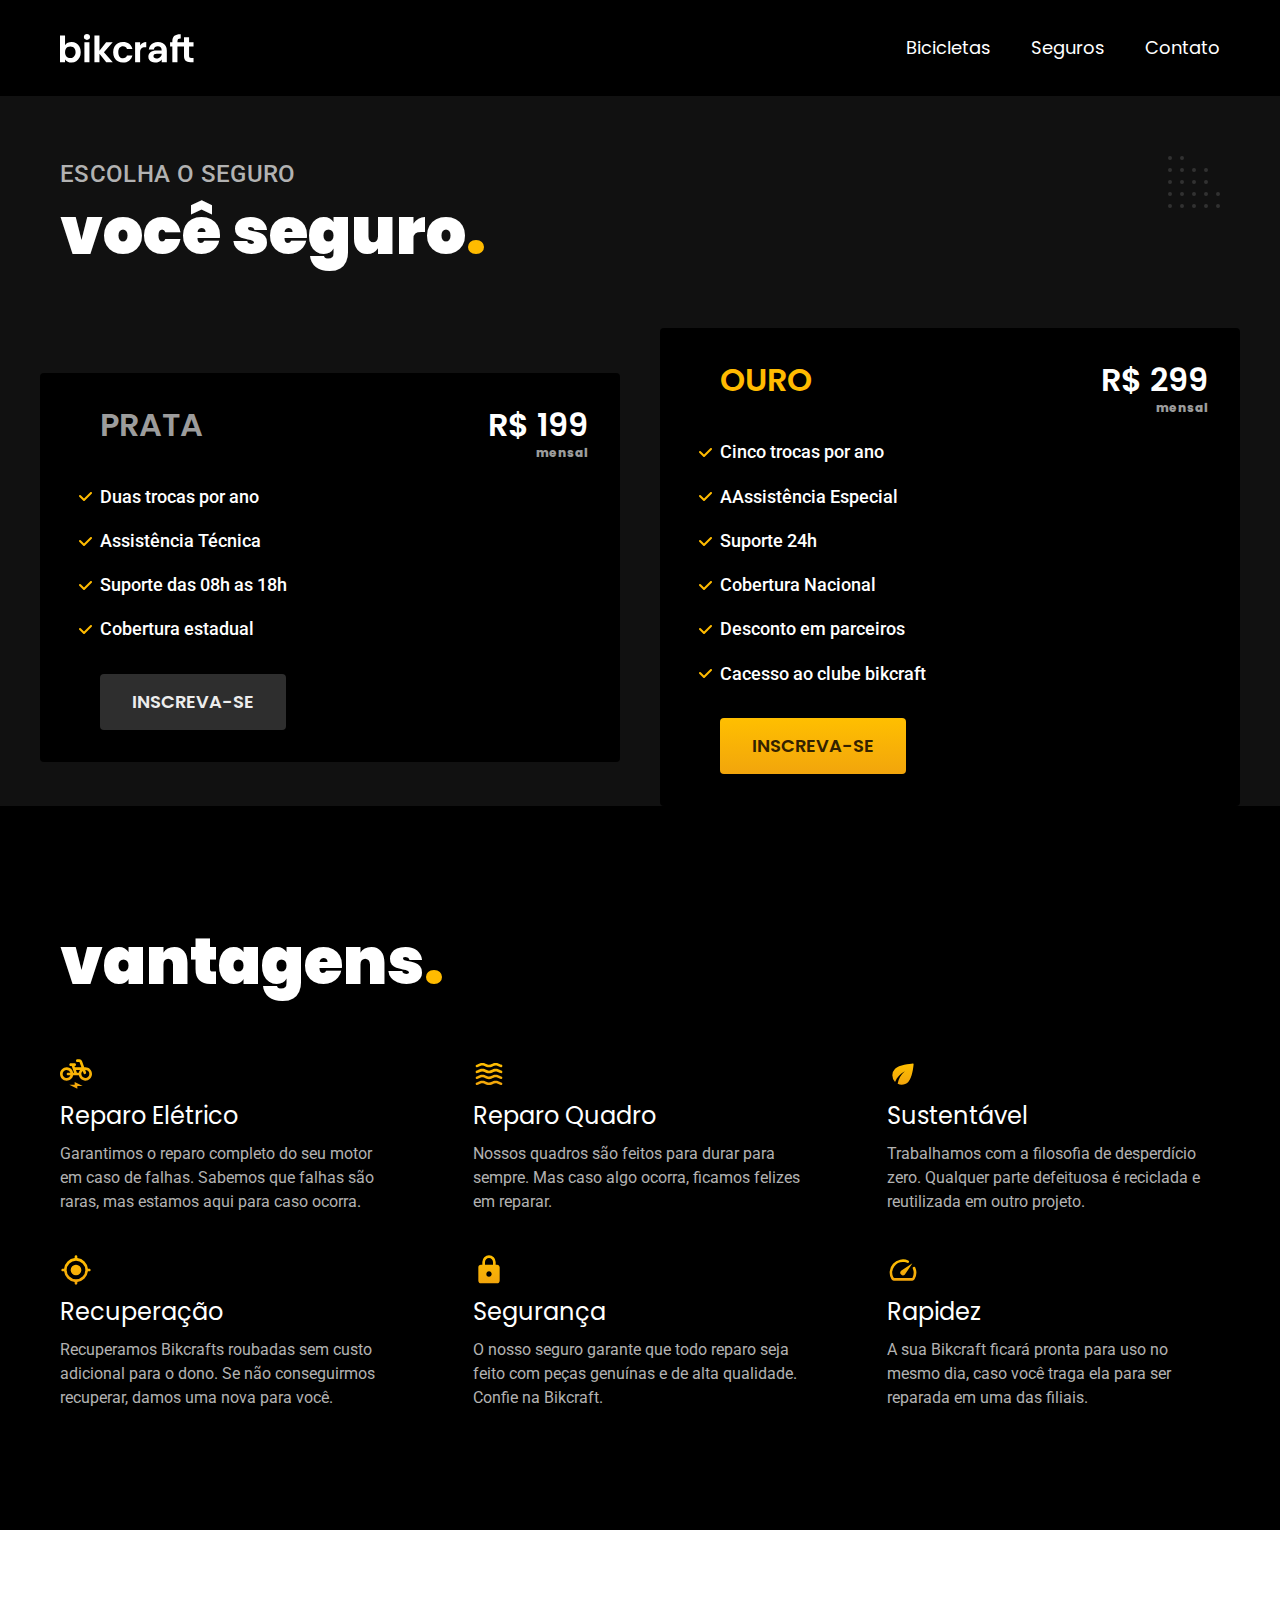
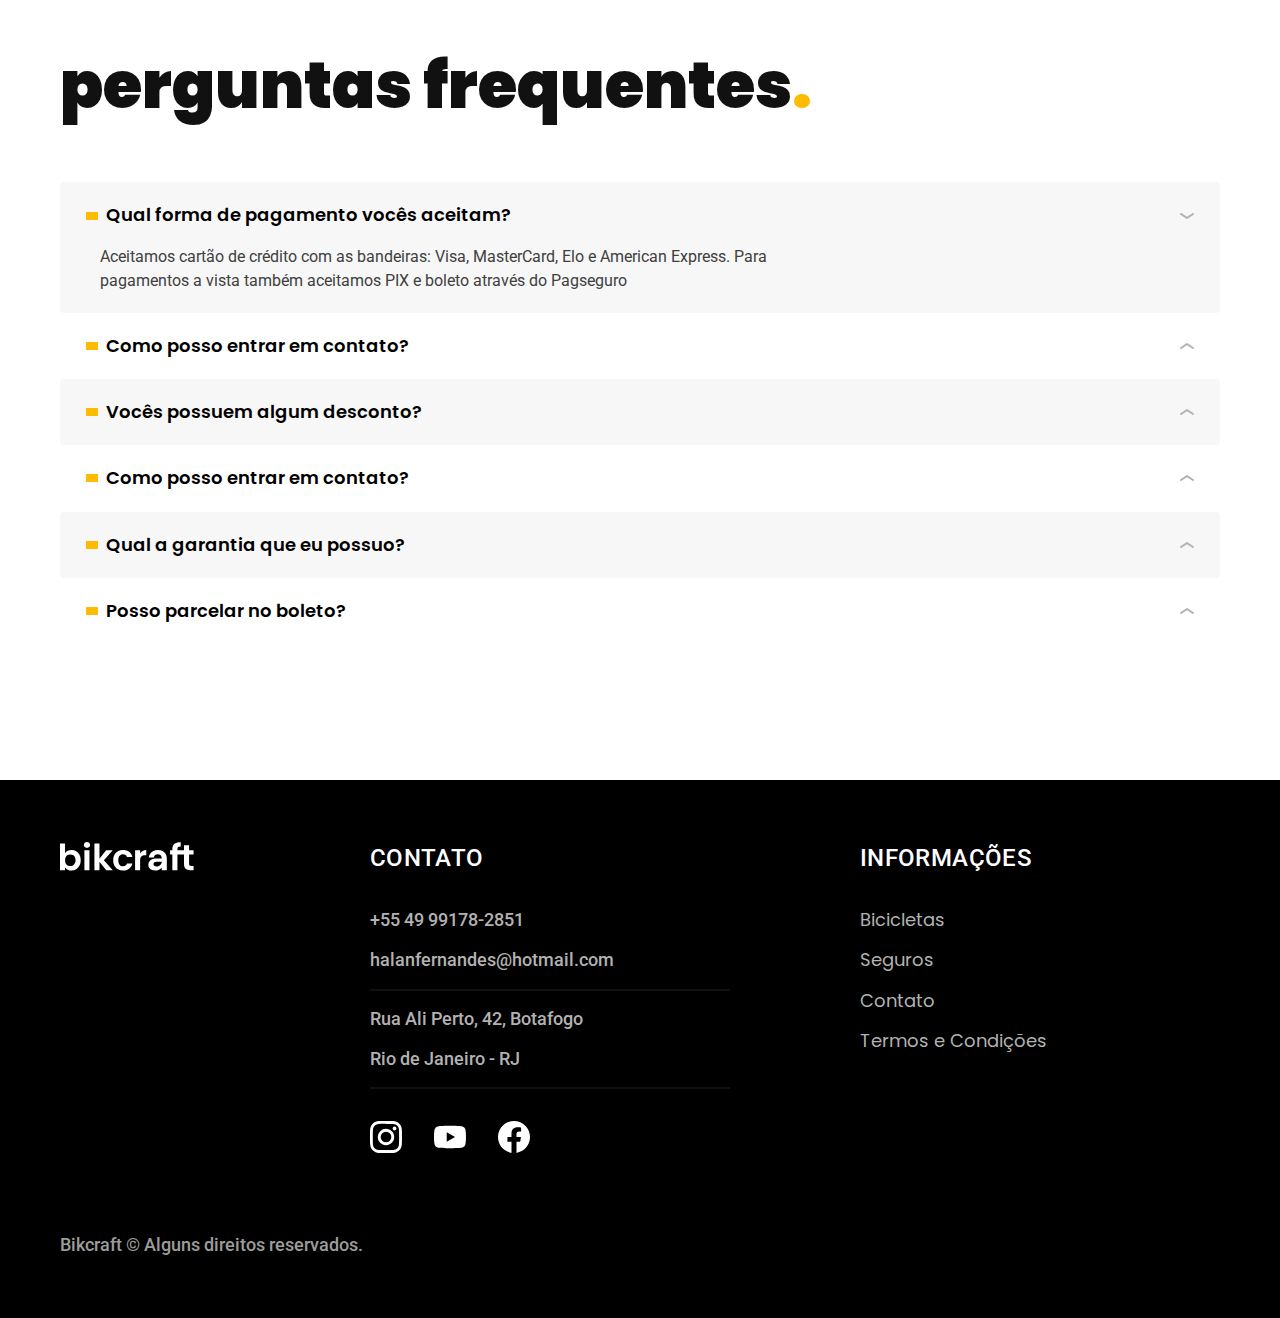
<file: seguros.html>
<!DOCTYPE html>
<html lang="pt-br">

<head>
  <meta charset="UTF-8">
  <meta name="viewport" content="width=device-width, initial-scale=1.0">
  <title>Seguros | BikCraft</title>
  <meta name="description" content="Seguros Bikcraft">

  <link rel="shortcut icon" href="./favicon.svg" type="image/svg+xml">
  <link rel="stylesheet" href="./css/style.min.css">
  <script>document.documentElement.classList.add('js');</script>

  <link rel="preconnect" href="https://fonts.googleapis.com">
  <link rel="preconnect" href="https://fonts.gstatic.com" crossorigin>
  <link href="https://fonts.googleapis.com/css2?family=Fira+Sans:wght@400;700&family=Merriweather:ital,wght@1,900&family=Poppins:wght@400;600&family=Roboto:wght@400;500&display=swap" rel="stylesheet">
</head>

<body id="seguros">
  <header class="header-bg">
    <div class="header container">
      <a href="./"><img src="./img/bikcraft.svg" alt="Bikcraft"></a>
      <nav aria-label="primaria">
        <ul class="header-menu cor-0 font-1-m">
          <li><a href="./bicicletas.html">Bicicletas</a></li>
          <li><a href="./Seguros.html">Seguros</a></li>
          <li><a href="./Contato.html">Contato</a></li>
        </ul>
      </nav>
    </div>
  </header>

  <main class="seguros-bg">
    <div class="titulo-bg">
      <div class="titulo container">
        <p class="font-2-l-b cor-5">Escolha o seguro</p>
        <h1 class="font-1-xxl cor-0">você seguro<span class="cor-p1">.</span></h1>
      </div>
    </div>

    <div class="seguros container">
      <div class="seguros-item fadeInLeft" data-anime="200">
        <h3 class=" font-1-xl cor-6">PRATA</h3>
        <span class="font-1-xl cor-0">R$ 199 <span class="font-1-xs cor-6">mensal</span></span>
        <ul class="font-2-m cor-0">
          <li>Duas trocas por ano</li>
          <li>Assistência Técnica</li>
          <li>Suporte das 08h as 18h</li>
          <li>Cobertura estadual</li>
        </ul>
        <a class="botao secundario" href="./orcamento.html?tipo=seguro&produto=prata">Inscreva-se</a>
      </div>
      <div class="seguros-item fadeInRight" data-anime="400">
        <h3 class=" font-1-xl cor-p1">OURO</h3>
        <span class="font-1-xl cor-0">R$ 299 <span class="font-1-xs cor-6">mensal</span></span>
        <ul class="font-2-m cor-0">
          <li>Cinco trocas por ano</li>
          <li>AAssistência Especial</li>
          <li>Suporte 24h</li>
          <li>Cobertura Nacional</li>
          <li>Desconto em parceiros</li>
          <li>Cacesso ao clube bikcraft</li>
        </ul>
        <a class="botao" href="./orcamento.html?tipo=seguro&produto=ouro">Inscreva-se</a>
      </div>
    </div>
  </main>

  <article class="vantagens-bg">
    <div class="vantagens container">
      <h2 class="font-1-xxl cor-0">vantagens<span class="cor-p1">.</span></h2>
      <ul>
        <li>
          <img src="./img/icones/eletrica.svg" alt="">
          <h3 class="font-1-l cor-0">Reparo Elétrico</h3>
          <p class="font-2-s cor-5">Garantimos o reparo completo do seu motor em caso de falhas. Sabemos que falhas são raras, mas estamos aqui para caso ocorra.</p>
        </li>
        <li>
          <img src="./img/icones/carbono.svg" alt="">
          <h3 class="font-1-l cor-0">Reparo Quadro</h3>
          <p class="font-2-s cor-5">Nossos quadros são feitos para durar para sempre. Mas caso algo ocorra, ficamos felizes em reparar.</p>
        </li>
        <li>
          <img src="./img/icones/sustentavel.svg" alt="">
          <h3 class="font-1-l cor-0">Sustentável</h3>
          <p class="font-2-s cor-5">Trabalhamos com a filosofia de desperdício zero. Qualquer parte defeituosa é reciclada e reutilizada em outro projeto.</p>
        </li>
        <li>
          <img src="./img/icones/rastreador.svg" alt="">
          <h3 class="font-1-l cor-0">Recuperação</h3>
          <p class="font-2-s cor-5">Recuperamos Bikcrafts roubadas sem custo adicional para o dono. Se não conseguirmos recuperar, damos uma nova para você.</p>
        </li>
        <li>
          <img src="./img/icones/seguro.svg" alt="">
          <h3 class="font-1-l cor-0">Segurança</h3>
          <p class="font-2-s cor-5">O nosso seguro garante que todo reparo seja feito com peças genuínas e de alta qualidade. Confie na Bikcraft.</p>
        </li>
        <li>
          <img src="./img/icones/velocidade.svg" alt="">
          <h3 class="font-1-l cor-0">Rapidez</h3>
          <p class="font-2-s cor-5">A sua Bikcraft ficará pronta para uso no mesmo dia, caso você traga ela para ser reparada em uma das filiais.</p>
        </li>
      </ul>
    </div>
  </article>

  <article class="perguntas container">
    <h2 class="font-1-xxl">perguntas frequentes<span class="cor-p1">.</span></h2>
    <dl>
      <div>
        <dt><button class="font-1-m-b" aria-controls="pergunta1" aria-expanded="true">Qual forma de pagamento vocês aceitam?</button></dt>
        <dd id="pergunta1" class="font-2-s cor-9 ativa">Aceitamos cartão de crédito com as bandeiras: Visa, MasterCard, Elo e American Express. Para pagamentos a vista também aceitamos PIX e boleto através do Pagseguro </dd>
      </div>
      <div>
        <dt><button class="font-1-m-b" aria-controls="pergunta2" aria-expanded="false">Como posso entrar em contato?</button></dt>
        <dd id="pergunta2" class="font-2-s cor-9">Aceitamos cartão de crédito com as bandeiras: Visa, MasterCard, Elo e American Express. Para pagamentos a vista também aceitamos PIX e boleto através do Pagseguro </dd>
      </div>
      <div>
        <dt><button class="font-1-m-b" aria-controls="pergunta3" aria-expanded="false">Vocês possuem algum desconto?</button></dt>
        <dd id="pergunta3" class="font-2-s cor-9">Aceitamos cartão de crédito com as bandeiras: Visa, MasterCard, Elo e American Express. Para pagamentos a vista também aceitamos PIX e boleto através do Pagseguro</dd>
      </div>
      <div>
        <dt><button class="font-1-m-b" aria-controls="pergunta4" aria-expanded="false">Como posso entrar em contato?</button></dt>
        <dd id="pergunta4" class="font-2-s cor-9">Aceitamos cartão de crédito com as bandeiras: Visa, MasterCard, Elo e American Express. Para pagamentos a vista também aceitamos PIX e boleto através do Pagseguro </dd>
      </div>
      <div>
        <dt><button class="font-1-m-b" aria-controls="pergunta5" aria-expanded="false">Qual a garantia que eu possuo?</button></dt>
        <dd id="pergunta5" class="font-2-s cor-9">Aceitamos cartão de crédito com as bandeiras: Visa, MasterCard, Elo e American Express. Para pagamentos a vista também aceitamos PIX e boleto através do Pagseguro </dd>
      </div>
      <div>
        <dt><button class="font-1-m-b" aria-controls="pergunta6" aria-expanded="false">Posso parcelar no boleto?</button></dt>
        <dd id="pergunta6" class="font-2-s cor-9">Aceitamos cartão de crédito com as bandeiras: Visa, MasterCard, Elo e American Express. Para pagamentos a vista também aceitamos PIX e boleto através do Pagseguro </dd>
      </div>
    </dl>
  </article>

  <footer class="footer-bg">
    <div class="footer container">
      <div>
        <img src="./img/bikcraft.svg" alt="Bikcraft">
      </div>
      <div class="footer-contato">
        <h3 class="font-2-l-b cor-0">Contato</h3>
        <ul class="font-2-m cor-5">
          <li><a href="tel:+5549991782851">+55 49 99178-2851</a></li>
          <li><a href="mailto:halanfernandes@hotmail.com">halanfernandes@hotmail.com</a></li>
          <li>Rua Ali Perto, 42, Botafogo</li>
          <li>Rio de Janeiro - RJ</li>
        </ul>
        <div class="footer-redes">
          <a href="./">
            <img src="./img/redes/instagram.svg" alt="Instagram">
          </a>
          <a href="./">
            <img src="./img/redes/youtube.svg" alt="Youtube">
          </a>
          <a href="./">
            <img src="./img/redes/facebook.svg" alt="Facebook">
          </a>
        </div>
      </div>
      <div class="footer-informacoes">
        <h3 class="font-2-l-b cor-0">Informações</h3>
        <nav>
          <ul class="font-1-m cor-5">
            <li><a href="./bicicletas.html">Bicicletas</a></li>
            <li><a href="./seguros.html">Seguros</a></li>
            <li><a href="./contato.html">Contato</a></li>
            <li><a href="./termos.html">Termos e Condições</a></li>
          </ul>
        </nav>
      </div>
      <p class="footer-copy font-2-m cor-6">Bikcraft © Alguns direitos reservados.</p>
    </div>
  </footer>
  <script src="./js/plugins/simple-anime.js"></script>
  <script src="./js/script.js"></script>
</body>

</html>
</file>
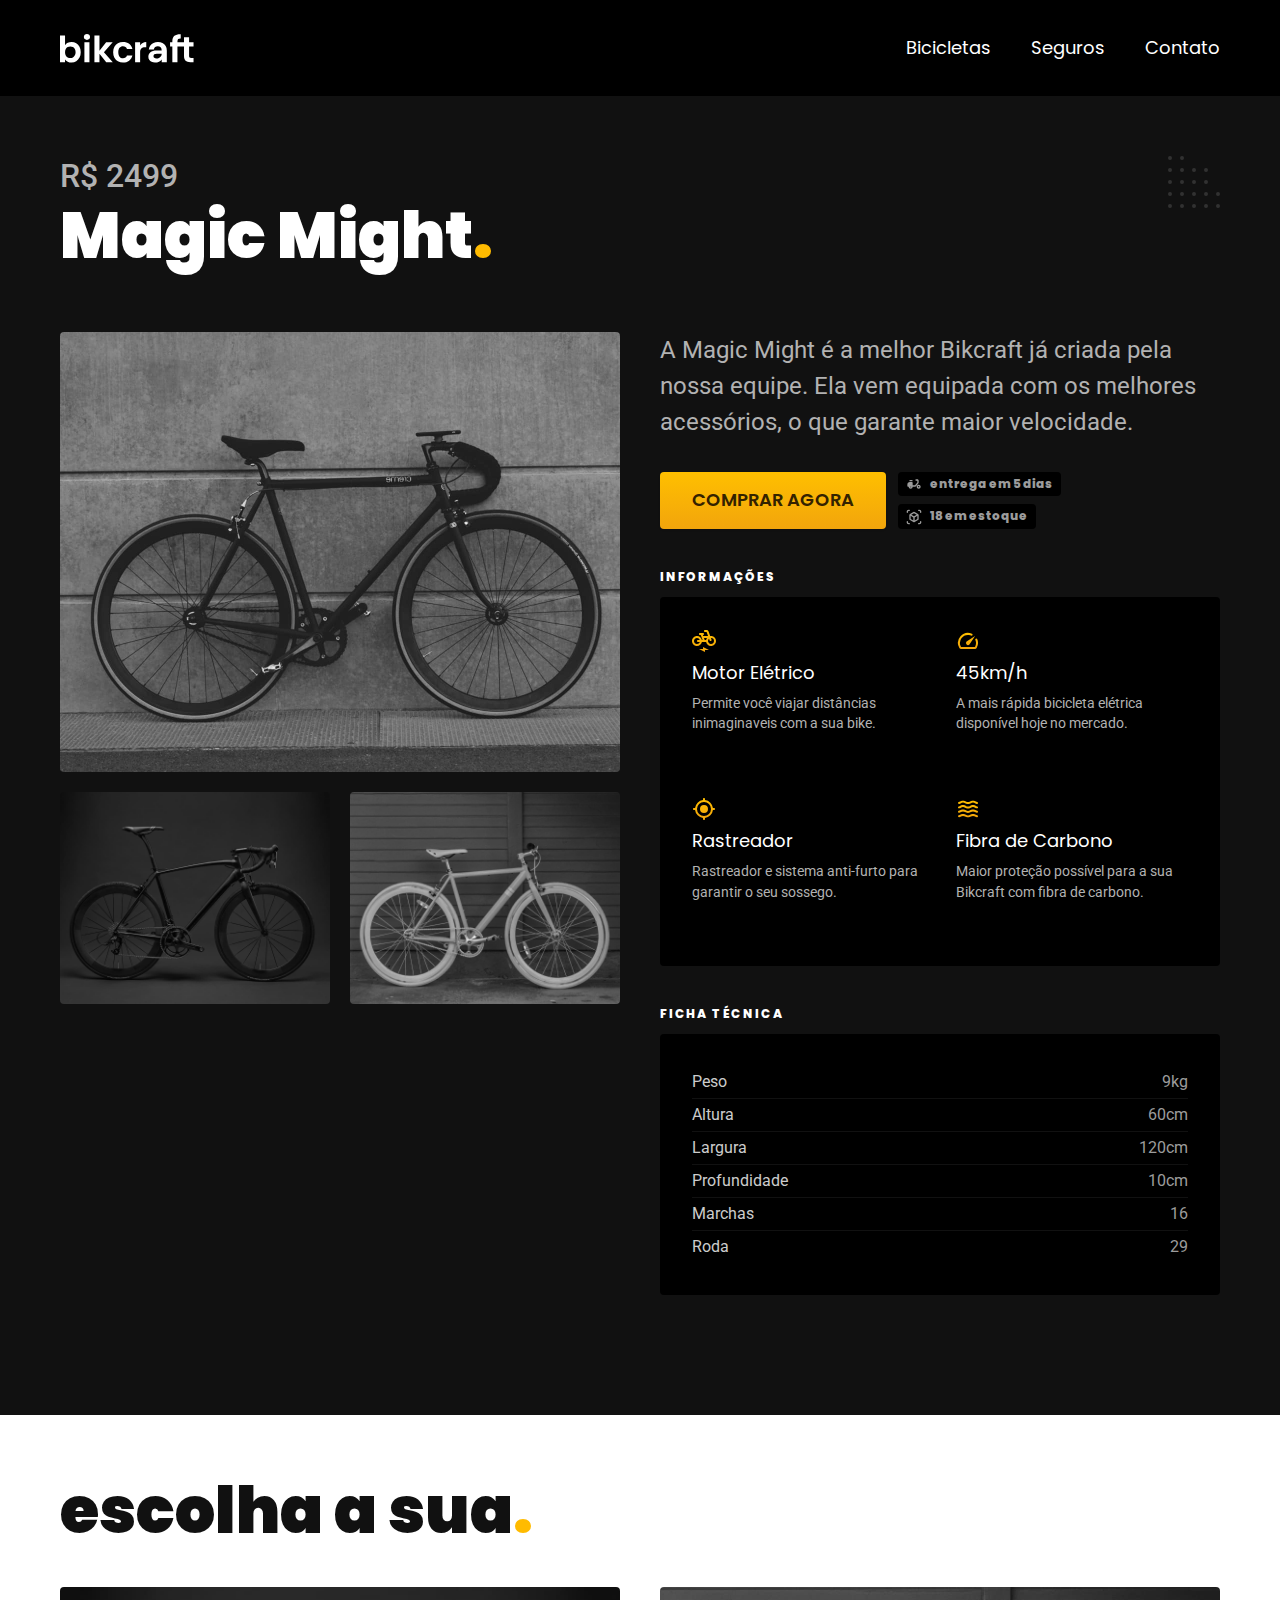
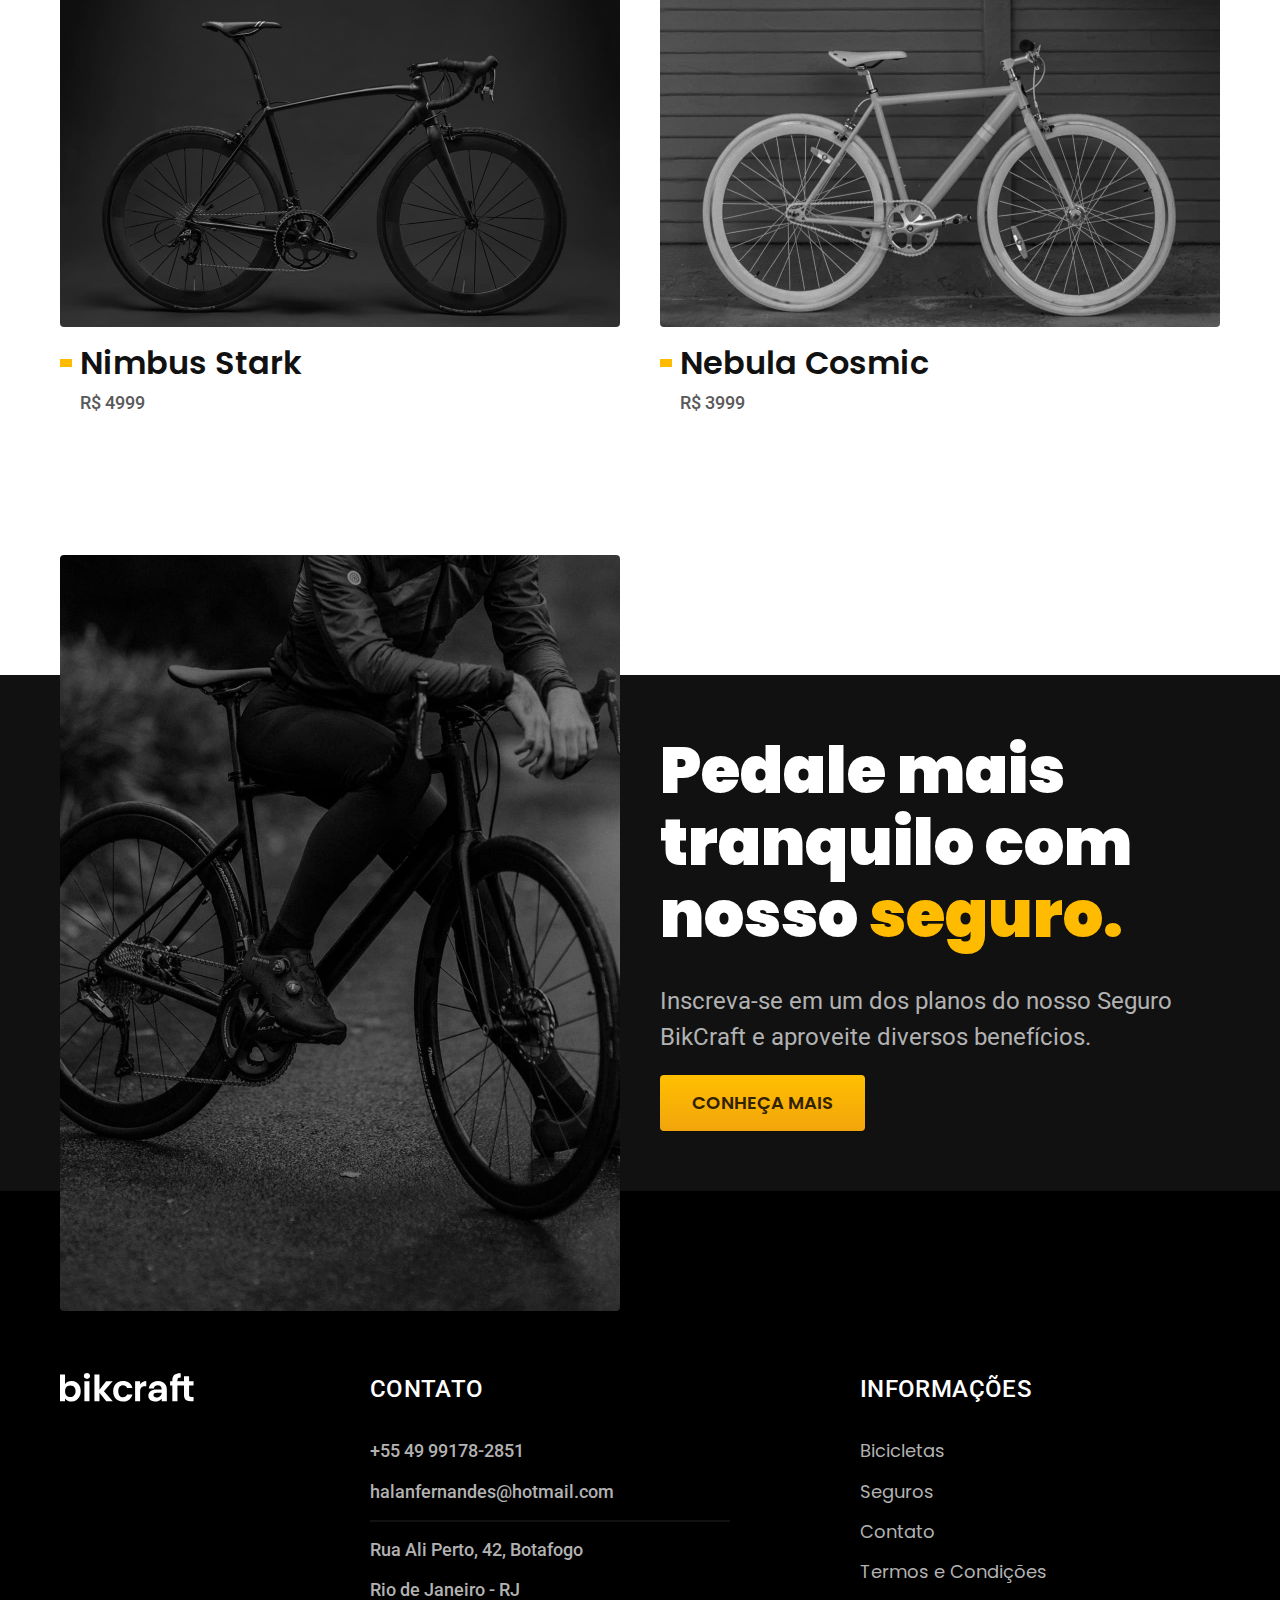
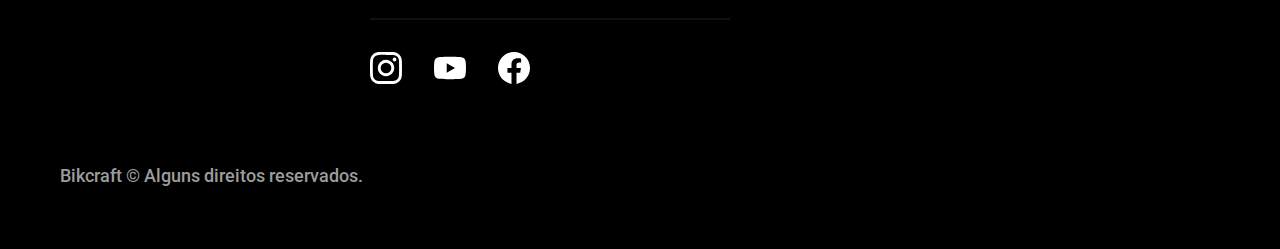
<file: bicicletas/magic.html>
<!DOCTYPE html>
<html lang="pt-br">

<head>
  <meta charset="UTF-8">
  <meta name="viewport" content="width=device-width, initial-scale=1.0">
  <title>Bicicleta Magic Might| BikCraft</title>
  <meta name="description" content="Bicicleta Magic Might Bikcraft">

  <link rel="shortcut icon" href="../favicon.svg" type="image/svg+xml">
  <link rel="stylesheet" href="../css/style.min.css">
  <script>document.documentElement.classList.add('js');</script>

  <link rel="preconnect" href="https://fonts.googleapis.com">
  <link rel="preconnect" href="https://fonts.gstatic.com" crossorigin>
  <link href="https://fonts.googleapis.com/css2?family=Fira+Sans:wght@400;700&family=Merriweather:ital,wght@1,900&family=Poppins:wght@400;600&family=Roboto:wght@400;500&display=swap" rel="stylesheet">
</head>

<body id="bicicleta">
  <header class="header-bg">
    <div class="header container">
      <a href="../"><img src="../img/bikcraft.svg" alt="Bikcraft"></a>
      <nav aria-label="primaria">
        <ul class="header-menu cor-0 font-1-m">
          <li><a href="../bicicletas.html">Bicicletas</a></li>
          <li><a href="../Seguros.html">Seguros</a></li>
          <li><a href="../Contato.html">Contato</a></li>
        </ul>
      </nav>
    </div>
  </header>

  <main class="titulo-bg">
    <div>
      <div class="titulo container">
        <p class="font-2-xl cor-5">R$ 2499</p>
        <h1 class="font-1-xxl cor-0">Magic Might<span class="cor-p1">.</span></h1>
      </div>
    </div>
    <div class="bicicleta container">
      <div class="bicicleta-imagens">
        <img src="../img/bicicleta/nimbus2.jpg" alt="Bicicleta 1">
        <img src="../img/bicicleta/nimbus1.jpg" alt="Bicicleta 2">
        <img src="../img/bicicleta/nimbus3.jpg" alt="Bicicleta 3">
      </div>
      <div class="bicicleta-conteudo">
        <p class="font-2-l cor-5">A Magic Might é a melhor Bikcraft já criada pela nossa equipe. Ela vem equipada com os melhores acessórios, o que garante maior velocidade.</p>
        <div class="bicicleta-comprar">
          <a class="botao" href="../orcamento.html?tipo=bikcraft&produto=magic">Comprar Agora</a>
          <span class="font-1-xs cor-6"><img src="../img/icones/entrega.svg" alt="">entrega em 5 dias</span>
          <span class="font-1-xs cor-6"><img src="../img/icones/estoque.svg" alt=""> 18 em estoque</span>
        </div>
        <h2 class="font-1-xs cor-0">Informações</h2>
        <ul class="bicicleta-informacoes">
          <li>
            <img src="../img/icones/eletrica.svg" alt="">
            <h3 class="font-1-m cor-0">Motor Elétrico</h3>
            <p class="font-2-xs cor-5">Permite você viajar distâncias inimaginaveis com a sua bike.</p>
          </li>
          <li>
            <img src="../img/icones/velocidade.svg" alt="">
            <h3 class="font-1-m cor-0">45km/h</h3>
            <p class="font-2-xs cor-5">A mais rápida bicicleta elétrica disponível hoje no mercado.</p>
          </li>
          <li>
            <img src="../img/icones/rastreador.svg" alt="">
            <h3 class="font-1-m cor-0">Rastreador</h3>
            <p class="font-2-xs cor-5">Rastreador e sistema anti-furto para garantir o seu sossego.</p>
          </li>
          <li>
            <img src="../img/icones/carbono.svg" alt="">
            <h3 class="font-1-m cor-0">Fibra de Carbono</h3>
            <p class="font-2-xs cor-5">Maior proteção possível para a sua Bikcraft com fibra de carbono.</p>
          </li>
        </ul>
        <h2 class="font-1-xs cor-0">Ficha Técnica</h2>
        <ul class="bicicleta-ficha font-2-s cor-4">
          <li>Peso <span>9kg</span></li>
          <li>Altura<span>60cm</span></li>
          <li>Largura <span>120cm</span></li>
          <li>Profundidade <span>10cm</span></li>
          <li>Marchas <span>16</span></li>
          <li>Roda <span>29</span></li>
        </ul>
      </div>
    </div>
  </main>

  <article class="bicicletas-lista container">
    <h2 class="font-1-xxl">escolha a sua<span class="cor-p1">.</span></h2>
    <ul>
      <li>
        <a href="../bicicletas/nimbus.html">
          <img src="../img/bicicletas/nimbus.jpg" alt="Bicicleta Preta">
          <h3 class="font-1-xl ">Nimbus Stark</h3>
          <span class="font-2-m cor-8">R$ 4999</span>
        </a>
      </li>
      <li>
        <a href="../bicicletas/nebula.html">
          <img src="../img/bicicletas/nebula.jpg" alt="Bicicleta Preta">
          <h3 class="font-1-xl ">Nebula Cosmic</h3>
          <span class="font-2-m cor-8">R$ 3999</span>
        </a>
      </li>
    </ul>
  </article>

  <article class="seguro-bg">
    <div class="seguro container">
      <div class="seguro-imagem">
        <img src="../img/fotos/seguros.jpg" alt="Pessoa parada em cima de uma bicicleta">
      </div>
      <div class="seguro-conteudo">
        <h2 class="font-1-xxl cor-0">Pedale mais tranquilo com nosso <span class="cor-p1">seguro.</span></h2>
        <p class="font-2-l cor-5">Inscreva-se em um dos planos do nosso Seguro BikCraft e aproveite diversos benefícios.</p>
        <a class="botao" href="../seguros.html">Conheça Mais</a>
      </div>
    </div>
  </article>

  <footer class="footer-bg">
    <div class="footer container">
      <div>
        <img src="../img/bikcraft.svg" alt="Bikcraft">
      </div>
      <div class="footer-contato">
        <h3 class="font-2-l-b cor-0">Contato</h3>
        <ul class="font-2-m cor-5">
          <li><a href="tel:+5549991782851">+55 49 99178-2851</a></li>
          <li><a href="mailto:halanfernandes@hotmail.com">halanfernandes@hotmail.com</a></li>
          <li>Rua Ali Perto, 42, Botafogo</li>
          <li>Rio de Janeiro - RJ</li>
        </ul>
        <div class="footer-redes">
          <a href="../">
            <img src="../img/redes/instagram.svg" alt="Instagram">
          </a>
          <a href="../">
            <img src="../img/redes/youtube.svg" alt="Youtube">
          </a>
          <a href="../">
            <img src="../img/redes/facebook.svg" alt="Facebook">
          </a>
        </div>
      </div>
      <div class="footer-informacoes">
        <h3 class="font-2-l-b cor-0">Informações</h3>
        <nav>
          <ul class="font-1-m cor-5">
            <li><a href="../bicicletas.html">Bicicletas</a></li>
            <li><a href="../seguros.html">Seguros</a></li>
            <li><a href="../contato.html">Contato</a></li>
            <li><a href="../termos.html">Termos e Condições</a></li>
          </ul>
        </nav>
      </div>
      <p class="footer-copy font-2-m cor-6">Bikcraft © Alguns direitos reservados.</p>
    </div>
  </footer>
  <script src="../js/script.js"></script>
</body>

</html>
</file>
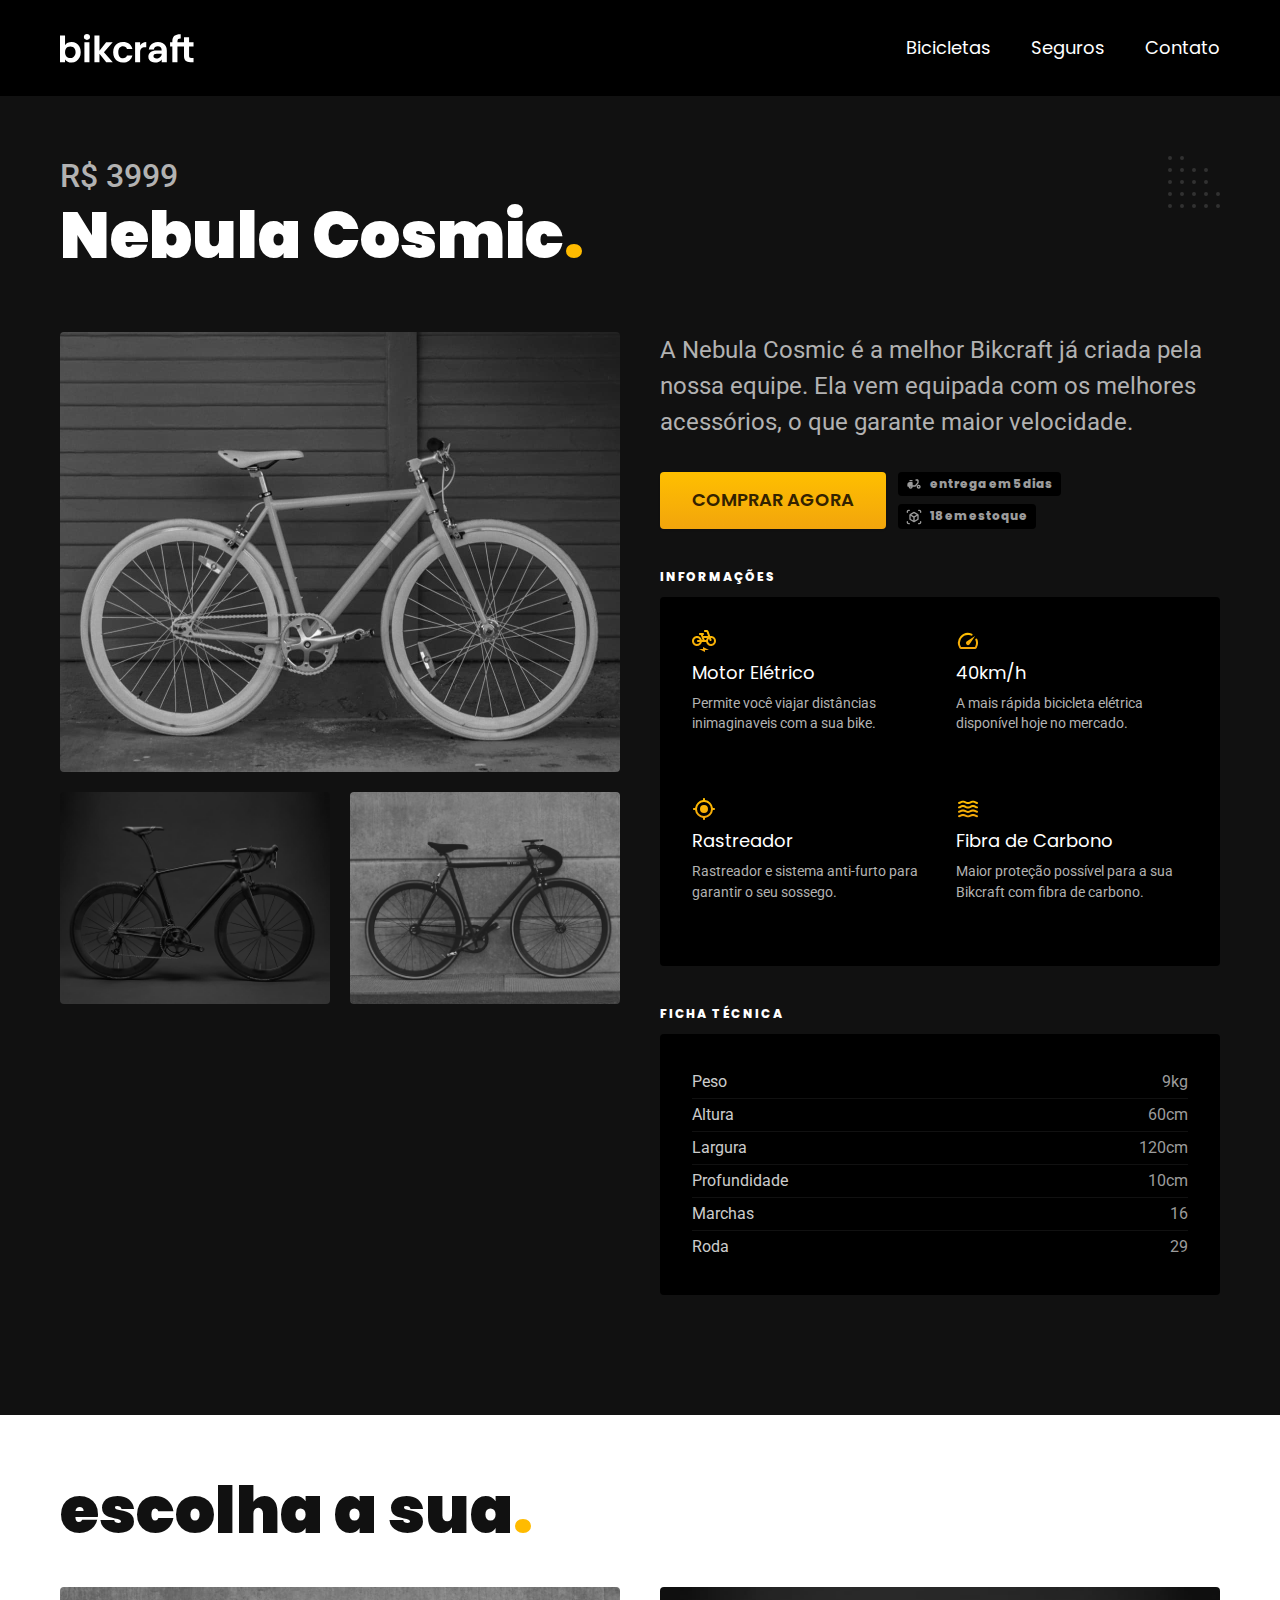
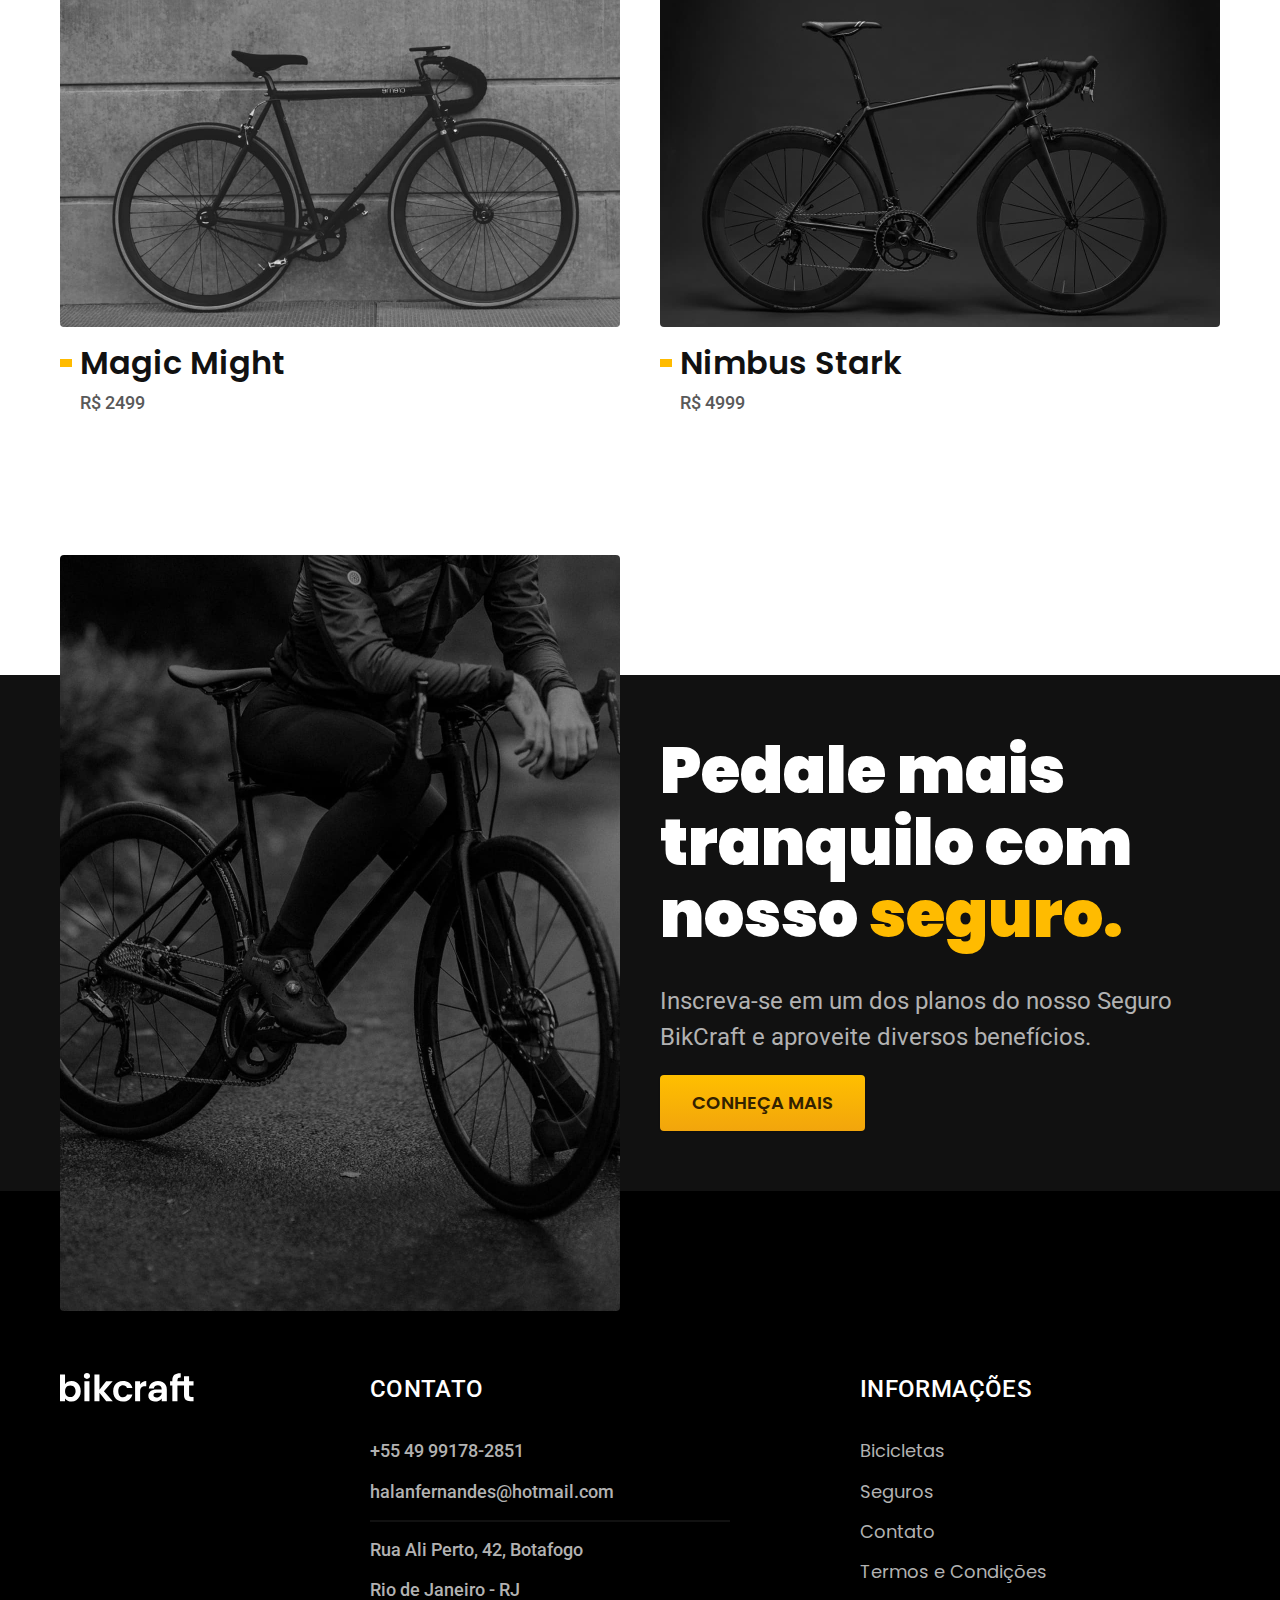
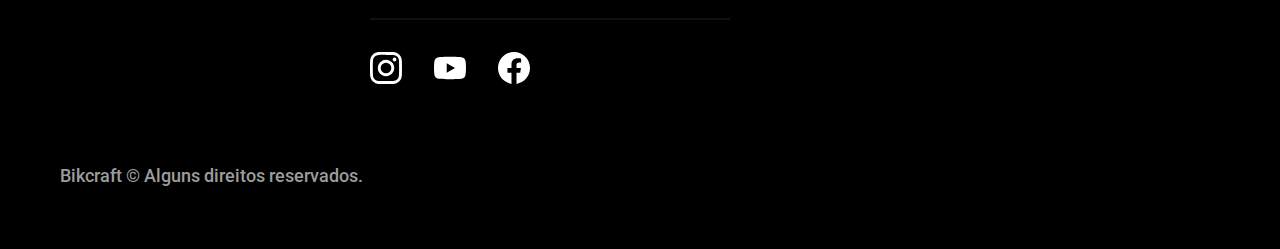
<file: bicicletas/nebula.html>
<!DOCTYPE html>
<html lang="pt-br">

<head>
  <meta charset="UTF-8">
  <meta name="viewport" content="width=device-width, initial-scale=1.0">
  <title>Bicicleta Nebula Cosmic| BikCraft</title>
  <meta name="description" content="Bicicleta Nebula Cosmic Bikcraft">

  <link rel="shortcut icon" href="../favicon.svg" type="image/svg+xml">
  <link rel="stylesheet" href="../css/style.min.css">
  <script>document.documentElement.classList.add('js');</script>

  <link rel="preconnect" href="https://fonts.googleapis.com">
  <link rel="preconnect" href="https://fonts.gstatic.com" crossorigin>
  <link href="https://fonts.googleapis.com/css2?family=Fira+Sans:wght@400;700&family=Merriweather:ital,wght@1,900&family=Poppins:wght@400;600&family=Roboto:wght@400;500&display=swap" rel="stylesheet">
</head>

<body id="bicicleta">
  <header class="header-bg">
    <div class="header container">
      <a href="../"><img src="../img/bikcraft.svg" alt="Bikcraft"></a>
      <nav aria-label="primaria">
        <ul class="header-menu cor-0 font-1-m">
          <li><a href="../bicicletas.html">Bicicletas</a></li>
          <li><a href="../Seguros.html">Seguros</a></li>
          <li><a href="../Contato.html">Contato</a></li>
        </ul>
      </nav>
    </div>
  </header>

  <main class="titulo-bg">
    <div>
      <div class="titulo container">
        <p class="font-2-xl cor-5">R$ 3999</p>
        <h1 class="font-1-xxl cor-0">Nebula Cosmic<span class="cor-p1">.</span></h1>
      </div>
    </div>
    <div class="bicicleta container">
      <div class="bicicleta-imagens">
        <img src="../img/bicicleta/nimbus3.jpg" alt="Bicicleta 1">
        <img src="../img/bicicleta/nimbus1.jpg" alt="Bicicleta 2">
        <img src="../img/bicicleta/nimbus2.jpg" alt="Bicicleta 3">
      </div>
      <div class="bicicleta-conteudo">
        <p class="font-2-l cor-5">A Nebula Cosmic é a melhor Bikcraft já criada pela nossa equipe. Ela vem equipada com os melhores acessórios, o que garante maior velocidade.</p>
        <div class="bicicleta-comprar">
          <a class="botao" href="../orcamento.html?tipo=bikcraft&produto=nebula">Comprar Agora</a>
          <span class="font-1-xs cor-6"><img src="../img/icones/entrega.svg" alt="">entrega em 5 dias</span>
          <span class="font-1-xs cor-6"><img src="../img/icones/estoque.svg" alt=""> 18 em estoque</span>
        </div>
        <h2 class="font-1-xs cor-0">Informações</h2>
        <ul class="bicicleta-informacoes">
          <li>
            <img src="../img/icones/eletrica.svg" alt="">
            <h3 class="font-1-m cor-0">Motor Elétrico</h3>
            <p class="font-2-xs cor-5">Permite você viajar distâncias inimaginaveis com a sua bike.</p>
          </li>
          <li>
            <img src="../img/icones/velocidade.svg" alt="">
            <h3 class="font-1-m cor-0">40km/h</h3>
            <p class="font-2-xs cor-5">A mais rápida bicicleta elétrica disponível hoje no mercado.</p>
          </li>
          <li>
            <img src="../img/icones/rastreador.svg" alt="">
            <h3 class="font-1-m cor-0">Rastreador</h3>
            <p class="font-2-xs cor-5">Rastreador e sistema anti-furto para garantir o seu sossego.</p>
          </li>
          <li>
            <img src="../img/icones/carbono.svg" alt="">
            <h3 class="font-1-m cor-0">Fibra de Carbono</h3>
            <p class="font-2-xs cor-5">Maior proteção possível para a sua Bikcraft com fibra de carbono.</p>
          </li>
        </ul>
        <h2 class="font-1-xs cor-0">Ficha Técnica</h2>
        <ul class="bicicleta-ficha font-2-s cor-4">
          <li>Peso <span>9kg</span></li>
          <li>Altura<span>60cm</span></li>
          <li>Largura <span>120cm</span></li>
          <li>Profundidade <span>10cm</span></li>
          <li>Marchas <span>16</span></li>
          <li>Roda <span>29</span></li>
        </ul>
      </div>
    </div>
  </main>

  <article class="bicicletas-lista container">
    <h2 class="font-1-xxl">escolha a sua<span class="cor-p1">.</span></h2>
    <ul>
      <li>
        <a href="../bicicletas/magic.html">
          <img src="../img/bicicletas/magic.jpg" alt="Bicicleta Preta">
          <h3 class="font-1-xl ">Magic Might</h3>
          <span class="font-2-m cor-8">R$ 2499</span>
        </a>
      </li>
      <li>
        <a href="../bicicletas/nimbus.html">
          <img src="../img/bicicletas/nimbus.jpg" alt="Bicicleta Preta">
          <h3 class="font-1-xl ">Nimbus Stark</h3>
          <span class="font-2-m cor-8">R$ 4999</span>
        </a>
      </li>
    </ul>
  </article>

  <article class="seguro-bg">
    <div class="seguro container">
      <div class="seguro-imagem">
        <img src="../img/fotos/seguros.jpg" alt="Pessoa parada em cima de uma bicicleta">
      </div>
      <div class="seguro-conteudo">
        <h2 class="font-1-xxl cor-0">Pedale mais tranquilo com nosso <span class="cor-p1">seguro.</span></h2>
        <p class="font-2-l cor-5">Inscreva-se em um dos planos do nosso Seguro BikCraft e aproveite diversos benefícios.</p>
        <a class="botao" href="../seguros.html">Conheça Mais</a>
      </div>
    </div>
  </article>

  <footer class="footer-bg">
    <div class="footer container">
      <div>
        <img src="../img/bikcraft.svg" alt="Bikcraft">
      </div>
      <div class="footer-contato">
        <h3 class="font-2-l-b cor-0">Contato</h3>
        <ul class="font-2-m cor-5">
          <li><a href="tel:+5549991782851">+55 49 99178-2851</a></li>
          <li><a href="mailto:halanfernandes@hotmail.com">halanfernandes@hotmail.com</a></li>
          <li>Rua Ali Perto, 42, Botafogo</li>
          <li>Rio de Janeiro - RJ</li>
        </ul>
        <div class="footer-redes">
          <a href="../">
            <img src="../img/redes/instagram.svg" alt="Instagram">
          </a>
          <a href="../">
            <img src="../img/redes/youtube.svg" alt="Youtube">
          </a>
          <a href="../">
            <img src="../img/redes/facebook.svg" alt="Facebook">
          </a>
        </div>
      </div>
      <div class="footer-informacoes">
        <h3 class="font-2-l-b cor-0">Informações</h3>
        <nav>
          <ul class="font-1-m cor-5">
            <li><a href="../bicicletas.html">Bicicletas</a></li>
            <li><a href="../seguros.html">Seguros</a></li>
            <li><a href="../contato.html">Contato</a></li>
            <li><a href="../termos.html">Termos e Condições</a></li>
          </ul>
        </nav>
      </div>
      <p class="footer-copy font-2-m cor-6">Bikcraft © Alguns direitos reservados.</p>
    </div>
  </footer>
  <script src="../js/script.js"></script>
</body>

</html>
</file>
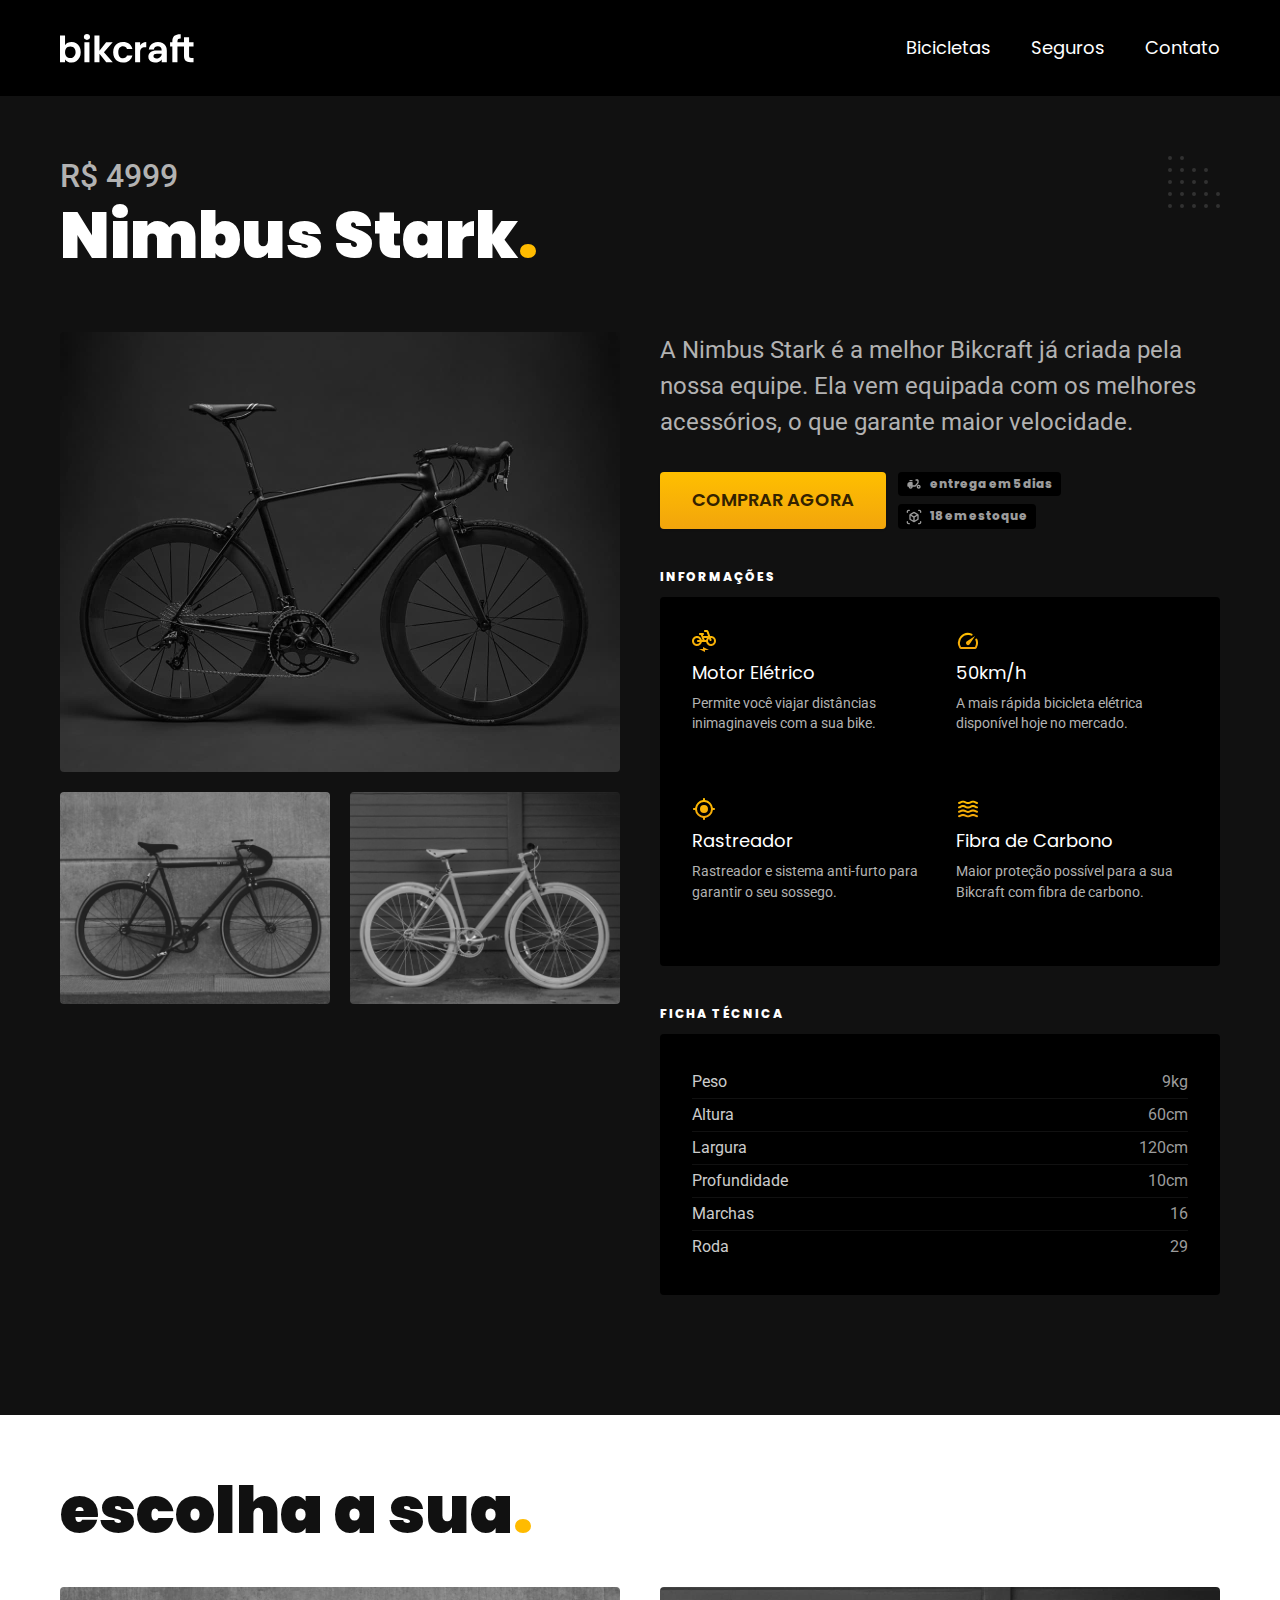
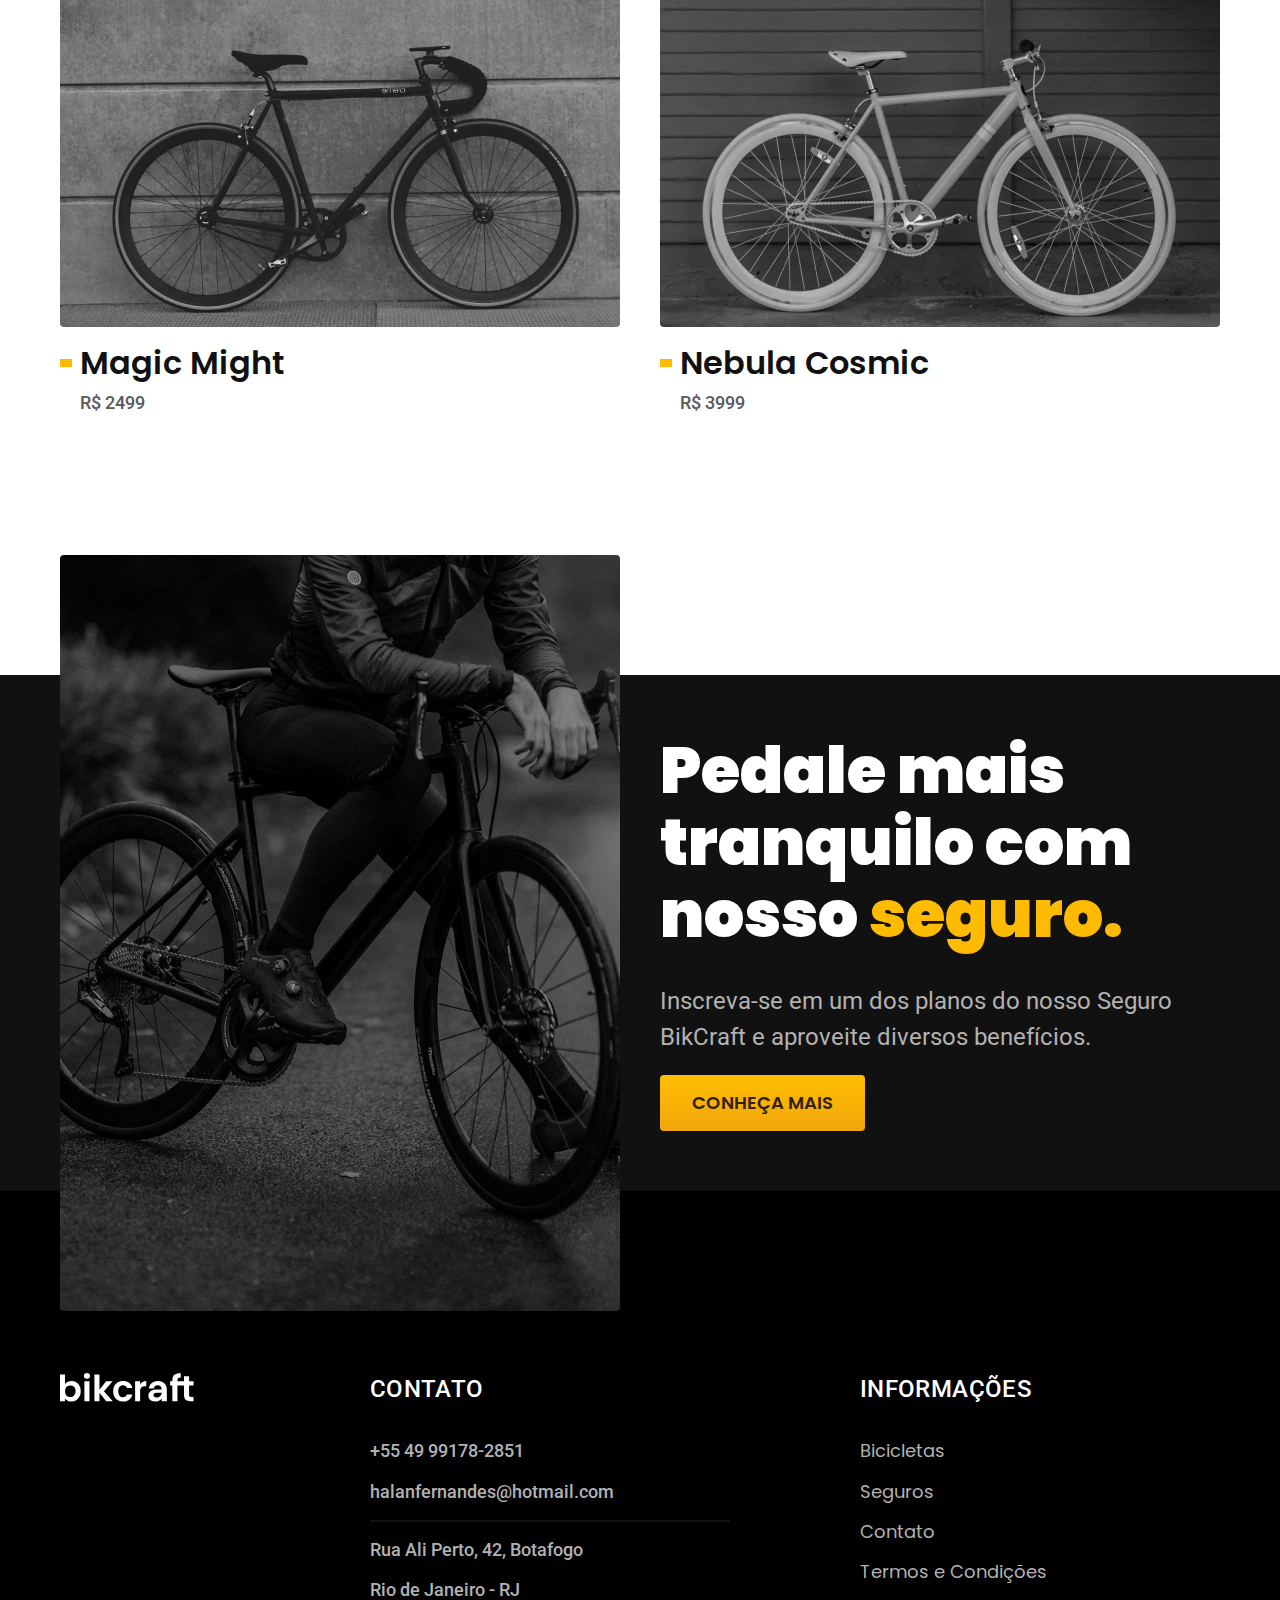
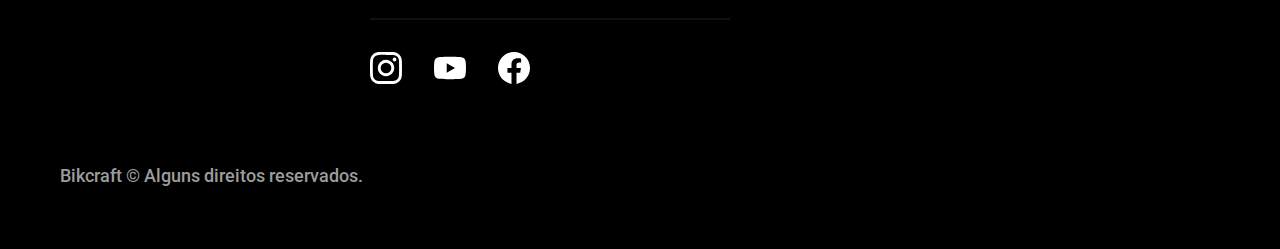
<file: bicicletas/nimbus.html>
<!DOCTYPE html>
<html lang="pt-br">

<head>
  <meta charset="UTF-8">
  <meta name="viewport" content="width=device-width, initial-scale=1.0">
  <title>Bicicleta Nimbus Stark| BikCraft</title>
  <meta name="description" content="Bicicleta Nimbus Stark Bikcraft">

  <link rel="shortcut icon" href="../favicon.svg" type="image/svg+xml">
  <link rel="stylesheet" href="../css/style.min.css">
  <script>document.documentElement.classList.add('js');</script>

  <link rel="preconnect" href="https://fonts.googleapis.com">
  <link rel="preconnect" href="https://fonts.gstatic.com" crossorigin>
  <link href="https://fonts.googleapis.com/css2?family=Fira+Sans:wght@400;700&family=Merriweather:ital,wght@1,900&family=Poppins:wght@400;600&family=Roboto:wght@400;500&display=swap" rel="stylesheet">
</head>

<body id="bicicleta">
  <header class="header-bg">
    <div class="header container">
      <a href="../"><img src="../img/bikcraft.svg" alt="Bikcraft"></a>
      <nav aria-label="primaria">
        <ul class="header-menu cor-0 font-1-m">
          <li><a href="../bicicletas.html">Bicicletas</a></li>
          <li><a href="../Seguros.html">Seguros</a></li>
          <li><a href="../Contato.html">Contato</a></li>
        </ul>
      </nav>
    </div>
  </header>

  <main class="titulo-bg">
    <div>
      <div class="titulo container">
        <p class="font-2-xl cor-5">R$ 4999</p>
        <h1 class="font-1-xxl cor-0">Nimbus Stark<span class="cor-p1">.</span></h1>
      </div>
    </div>
    <div class="bicicleta container">
      <div class="bicicleta-imagens">
        <img src="../img/bicicleta/nimbus1.jpg" alt="Bicicleta 1">
        <img src="../img/bicicleta/nimbus2.jpg" alt="Bicicleta 2">
        <img src="../img/bicicleta/nimbus3.jpg" alt="Bicicleta 3">
      </div>
      <div class="bicicleta-conteudo">
        <p class="font-2-l cor-5">A Nimbus Stark é a melhor Bikcraft já criada pela nossa equipe. Ela vem equipada com os melhores acessórios, o que garante maior velocidade.</p>
        <div class="bicicleta-comprar">
          <a class="botao" href="../orcamento.html?tipo=bikcraft&produto=nimbus">Comprar Agora</a>
          <span class="font-1-xs cor-6"><img src="../img/icones/entrega.svg" alt="">entrega em 5 dias</span>
          <span class="font-1-xs cor-6"><img src="../img/icones/estoque.svg" alt=""> 18 em estoque</span>
        </div>
        <h2 class="font-1-xs cor-0">Informações</h2>
        <ul class="bicicleta-informacoes">
          <li>
            <img src="../img/icones/eletrica.svg" alt="">
            <h3 class="font-1-m cor-0">Motor Elétrico</h3>
            <p class="font-2-xs cor-5">Permite você viajar distâncias inimaginaveis com a sua bike.</p>
          </li>
          <li>
            <img src="../img/icones/velocidade.svg" alt="">
            <h3 class="font-1-m cor-0">50km/h</h3>
            <p class="font-2-xs cor-5">A mais rápida bicicleta elétrica disponível hoje no mercado.</p>
          </li>
          <li>
            <img src="../img/icones/rastreador.svg" alt="">
            <h3 class="font-1-m cor-0">Rastreador</h3>
            <p class="font-2-xs cor-5">Rastreador e sistema anti-furto para garantir o seu sossego.</p>
          </li>
          <li>
            <img src="../img/icones/carbono.svg" alt="">
            <h3 class="font-1-m cor-0">Fibra de Carbono</h3>
            <p class="font-2-xs cor-5">Maior proteção possível para a sua Bikcraft com fibra de carbono.</p>
          </li>
        </ul>
        <h2 class="font-1-xs cor-0">Ficha Técnica</h2>
        <ul class="bicicleta-ficha font-2-s cor-4">
          <li>Peso <span>9kg</span></li>
          <li>Altura<span>60cm</span></li>
          <li>Largura <span>120cm</span></li>
          <li>Profundidade <span>10cm</span></li>
          <li>Marchas <span>16</span></li>
          <li>Roda <span>29</span></li>
        </ul>
      </div>
    </div>
  </main>

  <article class="bicicletas-lista container">
    <h2 class="font-1-xxl">escolha a sua<span class="cor-p1">.</span></h2>
    <ul>
      <li>
        <a href="../bicicletas/magic.html">
          <img src="../img/bicicletas/magic.jpg" alt="Bicicleta Preta">
          <h3 class="font-1-xl ">Magic Might</h3>
          <span class="font-2-m cor-8">R$ 2499</span>
        </a>
      </li>
      <li>
        <a href="../bicicletas/nebula.html">
          <img src="../img/bicicletas/nebula.jpg" alt="Bicicleta Preta">
          <h3 class="font-1-xl ">Nebula Cosmic</h3>
          <span class="font-2-m cor-8">R$ 3999</span>
        </a>
      </li>
    </ul>
  </article>

  <article class="seguro-bg">
    <div class="seguro container">
      <div class="seguro-imagem">
        <img src="../img/fotos/seguros.jpg" alt="Pessoa parada em cima de uma bicicleta">
      </div>
      <div class="seguro-conteudo">
        <h2 class="font-1-xxl cor-0">Pedale mais tranquilo com nosso <span class="cor-p1">seguro.</span></h2>
        <p class="font-2-l cor-5">Inscreva-se em um dos planos do nosso Seguro BikCraft e aproveite diversos benefícios.</p>
        <a class="botao" href="../seguros.html">Conheça Mais</a>
      </div>
    </div>
  </article>

  <footer class="footer-bg">
    <div class="footer container">
      <div>
        <img src="../img/bikcraft.svg" alt="Bikcraft">
      </div>
      <div class="footer-contato">
        <h3 class="font-2-l-b cor-0">Contato</h3>
        <ul class="font-2-m cor-5">
          <li><a href="tel:+5549991782851">+55 49 99178-2851</a></li>
          <li><a href="mailto:halanfernandes@hotmail.com">halanfernandes@hotmail.com</a></li>
          <li>Rua Ali Perto, 42, Botafogo</li>
          <li>Rio de Janeiro - RJ</li>
        </ul>
        <div class="footer-redes">
          <a href="../">
            <img src="../img/redes/instagram.svg" alt="Instagram">
          </a>
          <a href="../">
            <img src="../img/redes/youtube.svg" alt="Youtube">
          </a>
          <a href="../">
            <img src="../img/redes/facebook.svg" alt="Facebook">
          </a>
        </div>
      </div>
      <div class="footer-informacoes">
        <h3 class="font-2-l-b cor-0">Informações</h3>
        <nav>
          <ul class="font-1-m cor-5">
            <li><a href="../bicicletas.html">Bicicletas</a></li>
            <li><a href="../seguros.html">Seguros</a></li>
            <li><a href="../contato.html">Contato</a></li>
            <li><a href="../termos.html">Termos e Condições</a></li>
          </ul>
        </nav>
      </div>
      <p class="footer-copy font-2-m cor-6">Bikcraft © Alguns direitos reservados.</p>
    </div>
  </footer>
  <script src="../js/script.js"></script>
</body>

</html>
</file>
<file: css/style.min.css>
.header-bg{background-color:var(--cor-12)}.header{display:flex;flex-wrap:wrap;gap:20px;justify-content:space-between;align-items:center;padding-top:20px;padding-bottom:20px}.header-menu{display:flex;flex-wrap:wrap;gap:40px}.header-menu a{padding:16px 0;display:inline-block;position:relative}.header-menu a::after{content:"";display:block;height:2px;width:0;background:var(--cor-0);margin-top:4px;transition:.3s;position:absolute}.header-menu a.ativo::after,.header-menu a:hover::after{width:100%}@media (max-width:800px){.header-menu{gap:20px}.header-menu a{background:var(--cor-11);padding:12px 16px;border-radius:4px}.header-menu a:hover{background:var(--cor-10)}.header a::after{display:none}}@media (max-width:600px){.header-menu{gap:12px}.header-menu a{padding:8px 12px;font-size:14px}}.font-1-xs{font:800 0.75rem/1.35 Poppins,sans-serif}.font-2-xs{font:400 0.875rem/1.43 Roboto,sans-serif}.font-1-s{font:400 1rem/1.5 Poppins,sans-serif}.font-2-s{font:400 1rem/1.5 Roboto,sans-serif}.font-1-m,.font-1-m-b{font:400 1.125rem/1.35 Poppins,sans-serif}.font-1-m-b{font-weight:600}.font-2-m{font:500 1.125rem/1.35 Roboto,sans-serif}.font-1-l{font:400 1.5rem/1.5 Poppins,sans-serif}.font-2-l,.font-2-l-b{font:400 1.5rem/1.5 Roboto,sans-serif}.font-2-l-b{font-weight:500;letter-spacing:.015em;text-transform:uppercase}.font-1-xl{font:600 2rem/1.25 Poppins,sans-serif}.font-2-xl{font:500 2rem/1.25 Roboto,sans-serif}.font-1-xxl{font:900 4rem/1.125 Poppins,sans-serif}@media (max-width:1200px){.font-1-xxl{font-size:3rem}.font-2-l,.font-2-l-b{font-size:1.125rem}}@media (max-width:800px){.font-1-xxl{font-size:2rem}.font-1-xl,.font-2-xl{font-size:1.5rem}}:root{--cor-0:#ffffff;--cor-1:#f7f7f7;--cor-2:#ededed;--cor-3:#dedede;--cor-4:#cccccc;--cor-5:#b2b2b2;--cor-6:#9c9c9c;--cor-7:#717171;--cor-8:#595959;--cor-9:#404040;--cor-10:#2e2e2e;--cor-11:#111111;--cor-12:#000000;--cor-p1:#ffbb00;--cor-p2:#e4a30b;--cor-p3:#a66f00;--cor-p4:#664400;--cor-p5:#332200}.cor-0{color:var(--cor-0)}.cor-1{color:var(--cor-1)}.cor-2{color:var(--cor-2)}.cor-3{color:var(--cor-3)}.cor-4{color:var(--cor-4)}.cor-5{color:var(--cor-5)}.cor-6{color:var(--cor-6)}.cor-7{color:var(--cor-7)}.cor-8{color:var(--cor-8)}.cor-9{color:var(--cor-9)}.cor-10{color:var(--cor-10)}.cor-11{color:var(--cor-11)}.cor-12{color:var(--cor-12)}.cor-p1{color:var(--cor-p1)}.cor-p2{color:var(--cor-p2)}.cor-p3{color:var(--cor-p3)}.cor-p4{color:var(--cor-p4)}.cor-p5{color:var(--cor-p5)}.js .fadeInDown{transform:translate3d(0,-20px,0)}.js .fadeInUp{transform:translate3d(0,20px,0)}.js .fadeInRight{transform:translate3d(20px,0,0)}.js .fadeInLeft{transform:translate3d(-20px,0,0)}.js [data-anime]{opacity:0}.js .anime{opacity:1;transform:none;transition:transform .8s,opacity .8s}body{margin:0;font-family:Arial,Helvetica,sans-serif;color:#111}a{text-decoration:none;color:inherit}blockquote,dd,h1,h2,h3,h4,p,ul{margin:0}ul{padding:0;list-style:none}img{max-width:100%;display:block}img[src$=".jpg"]{border-radius:4px}.footer-bg{background-color:var(--cor-12)}.footer{display:grid;grid-template-columns:3fr 5fr 4fr;gap:40px;padding-top:60px;padding-bottom:60px}.footer h3{margin-bottom:32px}.footer-contato ul{margin-bottom:32px}.footer-contato li:nth-child(2n):after{content:"";display:block;max-width:360px;height:2px;background:var(--cor-11);margin-top:16px}.footer li{margin-bottom:16px}.footer-redes{display:flex;gap:32px}.footer a:hover{color:var(--cor-0)}.footer-copy{grid-column:1/-1;margin-top:40px}@media (max-width:800px){.footer>img{display:none}.footer{grid-template-columns:1fr 1fr}}@media (max-width:600px){.footer{grid-template-columns:1fr;gap:60px}.footer-copy{margin-top:0}}.container{box-sizing:border-box;max-width:1200px;padding-left:20px;padding-right:20px;margin-left:auto;margin-right:auto}.botao{display:inline-block;padding:16px 32px;background:linear-gradient(#ffbf00,#f2a50c);border-radius:4px;box-shadow:0 1px 2px 0 rgba(0,0,0,.1);text-transform:uppercase;color:var(--cor-p5);font:600 1.125rem/1.35 Poppins,sans-serif;max-width:max-content;border:none;cursor:pointer}.link{display:inline-block;color:var(--cor-p1);font:500 1.5rem/1.5 Poppins sans-serif;text-transform:uppercase}.link::after{content:"";display:block;width:100%;height:4px;border-radius:2px;background-color:currentColor}.link:hover{color:var(--cor-0)}.titulo-bg{padding-top:60px;padding-bottom:60px;background-color:var(--cor-11)}.titulo{background:url("../img/dec/top-right.svg") no-repeat top right 20px}.titulo p{margin-bottom:4px}.botao:hover{background:linear-gradient(#ffb60d,#e59317)}.botao.secundario{background:var(--cor-10);color:var(--cor-2)}.botao.secundario:hover{background:var(--cor-9)}.botao.seta{display:flex;align-items:center}.botao.seta::after{content:"";display:inline-block;width:18px;height:10px;margin-left:12px;background:url("../img/icones/seta.svg");transition:transform .2s}.botao.seta:hover::after{transform:translateX(4px)}@media (max-width:800px){.titulo-bg{padding-top:40px;padding-bottom:40px}.titulo p{font-size:1rem;text-transform:lowercase;font-weight:400}}@media (max-width:600px){.botao{padding:12px 16px;font-size:1rem}}.form{display:grid;grid-template-columns:1fr 1fr;gap:20px}.form label{display:block;font:600 1rem/1.5 Poppins,sans-serif;margin-bottom:4px}.form .col-2{grid-column:span 2}.form input[type=email],.form input[type=text],.form textarea{font:400 1rem/1.5 Roboto,sans-serif;background:var(--cor-1);border:1px solid var(--cor-2);padding:12px;width:100%;box-sizing:border-box}.form input[type=email]:focus,.form input[type=text]:focus,.form textarea:focus{outline:0;border-color:var(--cor-p1);background:var(--cor-0);box-shadow:0 0 0 2px #fea}@media (max-width:600px){.form{grid-template-columns:1fr}.form .col-2{grid-column:1}}.introducao-bg{background:var(--cor-12) url("../img/dec/bottom-left.svg") no-repeat bottom 160px left 20px;box-shadow:inset 0 -120px var(--cor-0)}.introducao{display:grid;grid-template-columns:1fr 1fr;gap:0 40px}.introducao img{width:100%;height:100%;object-fit:cover;border-radius:4px}.introducao-conteudo{align-self:end;padding-bottom:200px}.introducao h1{margin-bottom:32px}.introducao p{margin-bottom:20px}@media (max-width:800px){.introducao-bg{background:var(--cor-11);padding-top:40px;box-shadow:inset 0 -60px var(--cor-0)}.introducao{grid-template-columns:1fr;gap:32px}.introducao-conteudo{padding-bottom:0}.introducao h1{font-size:32px;margin-bottom:16px}.introducao img{height:300px;width:100%}}.tecnologia-bg{background-color:var(--cor-11);box-shadow:inset 0 80px var(--cor-0),inset 0 -80px var(--cor-0)}.tecnologia{display:grid;grid-template-columns:1fr 1fr;gap:40px}.tecnologia-imagem img{width:100%;height:100%;object-fit:cover;object-position:left}.tecnologia-conteudo{padding-top:160px;padding-bottom:160px}.tecnologia-conteudo>span{display:block;margin-bottom:20px}.tecnologia-conteudo h2{margin-bottom:32px}.tecnologia-conteudo>p{margin-bottom:20px}.tecnologia a{margin-bottom:80px}.tecnologia-vantagens{display:flex;gap:40px}.tecnologia-vantagens h3{margin-bottom:8px;width:max-content}.tecnologia-vantagens img{width:24px;margin-bottom:8px}@media (max-width:800px){.tecnologia-bg{box-shadow:initial}.tecnologia{grid-template-columns:1fr}.tecnologia-conteudo{padding-top:60px;padding-bottom:60px}.tecnologia-imagem{display:none}.tecnologia a{margin-bottom:60px}}@media (max-width:600px){.tecnologia-vantagens{flex-direction:column}}.parceiros{padding-top:60px;padding-bottom:120px}.parceiros h2{margin-bottom:60px}.parceiros ul{max-width:1400px;display:grid;grid-template-columns:repeat(4,1fr);padding:0 20px;margin:0 auto}.parceiros li{display:flex;padding:32px;border-left:2px solid var(--cor-2)}.parceiros img{margin:auto}.parceiros li:first-child,.parceiros li:nth-child(5){border-left:none}.parceiros li:nth-child(n+5){border-top:2px solid var(--cor-2)}@media (max-width:800px){.parceiros{padding-bottom:60px}.parceiros li{padding:20px}.parceiros h2{margin-bottom:20px}.parceiros ul{grid-template-columns:repeat(2,1fr)}.parceiros li:nth-child(n+3){border-top:2px solid var(--cor-2)}.parceiros li:nth-child(odd){border-left:none}}.depoimento{display:grid;grid-template-columns:1fr 1fr;background-color:var(--cor-p1);overflow:hidden}.depoimento img{width:100%;height:100%;object-fit:cover;border-radius:0}.depoimento-conteudo{padding:40px 40px 80px 80px;align-self:self-end;background:url("../img/dec/bottom-right-p.svg") no-repeat bottom 40px right 40px}.depoimento-conteudo p{max-width:32ch;font-family:Merriweather,serif;font-style:italic;font-weight:900;margin-bottom:32px;position:relative}.depoimento p::before{content:"“";font-size:5rem;color:var(--cor-p2);position:absolute;left:-50px;top:-20px}.depoimento p::after{content:"”";font-size:5rem;color:var(--cor-p2);position:absolute}@media (min-width:1200px){.depoimento img{max-height:520px}}@media (max-width:800px){.depoimento{grid-template-columns:1fr;text-align:center}.depoimento-conteudo{padding:40px 20px;justify-self:center}.depoimento img{max-height:250px}}.bicicletas-lista{padding-top:60px;padding-bottom:120px}.bicicletas-lista h2{margin-bottom:40px}.bicicletas-lista ul{display:flex;gap:40px;padding:0 20px 20px 20px;max-width:1400px;margin-left:auto;margin-right:auto;overflow-x:auto}#bicicleta .bicicletas-lista ul{padding:0 0 20px 0}.bicicletas-lista li{min-width:280px}.bicicletas-lista a{display:block}.bicicletas-lista img{margin-bottom:16px}.bicicletas-lista h3{margin-bottom:8px;display:flex;align-items:center}.bicicletas-lista h3::before{content:"";display:inline-block;height:8px;width:12px;margin-right:8px;background-color:var(--cor-p1);transition:width .2s}.bicicletas-lista a:hover h3::before{width:24px}.bicicletas-lista li span{padding-left:20px}@media (max-width:800px){.bicicletas-lista{padding-bottom:60px}.bicicletas-lista ul{gap:20px}}.bicicletas-bg{background:linear-gradient(to right,var(--cor-0) 20%,var(--cor-11) 0)}.bicicletas{display:grid;grid-template-columns:1fr 1fr;gap:40px;padding-top:60px;padding-bottom:60px;background:url("../img/dec/top-right.svg") no-repeat top 40px right 20px}.bicicletas-imagem{display:grid}.bicicletas-imagem img{grid-area:1/1}.bicicletas-imagem span{grid-area:1/1;place-self:start end;margin-top:20px;background:var(--cor-12);padding:8px 16px 8px 8px;display:inline-block;border-radius:4px 0 0 4px}.bicicletas-conteudo{display:grid;grid-template-columns:1fr auto;align-content:start}.bicicletas-conteudo h2,.bicicletas-conteudo p{grid-column:1/-1}.bicicletas h2{margin-bottom:20px}.bicicletas h2::before{content:"";display:block;width:12px;height:8px;background-color:var(--cor-p1);margin-bottom:8px}.bicicletas p{margin-bottom:32px}.bicicletas a{place-self:end}.bicicletas li{display:flex;align-items:center}.bicicletas li+li{margin-top:16px}.bicicletas-conteudo img{width:24px;margin-right:8px}@media (max-width:800px){.bicicletas-bg{background:var(--cor-11)}.bicicletas{grid-template-columns:1fr;gap:20px;padding-top:40px;padding-bottom:40px}}@media (max-width:600px){.bicicletas-conteudo{grid-template-columns:1fr}.bicicletas ul{font-size:1rem;grid-template-columns:1fr 1fr;margin-bottom:32px}.bicicletas a{place-self:start}}.bicicleta{display:grid;grid-template-columns:1fr 1fr;align-items:start;gap:40px;padding-top:60px;padding-bottom:60px}#bicicleta .titulo p{text-transform:uppercase}.bicicleta-imagens{display:flex;flex-wrap:wrap;gap:20px}.bicicleta-imagens img{flex:1;min-width:200px}.bicicleta-imagens img:first-child{min-width:100%}.bicicleta-conteudo p{margin-bottom:32px}.bicicleta-comprar{display:grid;grid-template-columns:max-content auto;align-items:center;justify-items:start;gap:8px 12px;margin-bottom:40px}.bicicleta-comprar span{display:flex;align-items:center;background-color:var(--cor-12);gap:8px;padding:4px 8px;border-radius:4px}.bicicleta-comprar a{grid-row:span 2}.bicicleta-conteudo h2{text-transform:uppercase;letter-spacing:.15em;margin-bottom:12px}.bicicleta-ficha,.bicicleta-informacoes{padding:32px;background-color:var(--cor-12);border-radius:4px}.bicicleta-informacoes{margin-bottom:40px;display:grid;grid-template-columns:1fr 1fr;gap:32px}.bicicleta-informacoes img{width:24px;margin-bottom:8px}.bicicleta-informacoes h3{margin-bottom:8px}.bicicleta-ficha li{padding:4px 0;display:flex;justify-content:space-between;border-bottom:1px solid var(--cor-11)}.bicicleta-ficha li:last-child{border-bottom:none}.bicicleta-ficha span{color:var(--cor-6)}@media (max-width:800px){.bicicleta{grid-template-columns:1fr;padding-top:40px;padding-bottom:40px}.bicicleta-imagens{grid-row:2}}@media (max-width:400px){.bicicleta-informacoes{grid-template-columns:1fr}.bicicleta-comprar{grid-template-columns:1fr}}.seguro-bg{background-color:var(--cor-11);box-shadow:inset 0 120px var(--cor-0),inset 0 -120px var(--cor-12)}.seguro{display:grid;grid-template-columns:1fr 1fr;gap:40px}.seguro-imagem img{width:100%;height:100%;object-fit:cover}.seguro-conteudo{padding-top:180px;padding-bottom:180px}.seguro h2{margin-bottom:32px}.seguro p{margin-bottom:20px}@media (max-width:800px){.seguro-bg{box-shadow:inset 0 -600px var(--cor-12)}.seguro{grid-template-columns:1fr}.seguro-conteudo{grid-row:1;padding-top:40px;padding-bottom:0}}.seguros-bg{background:var(--cor-11)}.seguros{padding-top:60px;padding-bottom:60px;display:grid;grid-template-columns:1fr 1fr;gap:40px;align-items:center}#seguros .seguros{padding:0}.seguros h2{grid-column:1/-1}.seguros-item{background-color:var(--cor-12);padding:32px 32px 32px 60px;display:grid;grid-template-columns:1fr auto;border-radius:4px}.seguros-item h3{margin-bottom:40px}.seguros-item span{grid-column:2;display:block;text-align:right}.seguros-item ul{grid-column:1/-1;margin-bottom:32px}.seguros-item li{display:flex;align-items:center;position:relative}.seguros-item li+li{margin-top:20px}.seguros-item li::before{content:"";display:inline-block;width:13px;height:9px;background-image:url("../img/icones/lista.svg");position:absolute;left:-21px}.seguros-item a{grid-column:1/-1}@media (max-width:800px){.seguros{grid-template-columns:1fr}}.vantagens-bg{background-color:var(--cor-12)}.vantagens{padding-top:120px;padding-bottom:120px}.vantagens h2{margin-bottom:60px}.vantagens ul{display:grid;grid-template-columns:repeat(auto-fit,minmax(280px,max-content));gap:40px 80px}.vantagens h3,.vantagens img{margin-bottom:8px}@media (max-width:800px){.vantagens{padding-top:60px;padding-bottom:60px}.vantagens h2{margin-bottom:40px}.vantagens ul{gap:20px}}.perguntas{padding-bottom:120px;padding-top:120px}.perguntas h2{margin-bottom:60px}.perguntas dl>div{padding:20px;border-radius:4px}.perguntas dl>div:nth-child(odd){background-color:var(--cor-1)}.perguntas button{display:grid;grid-template-columns:auto 1fr auto;align-items:center;gap:8px;cursor:pointer;border:none;background:0 0;width:100%;text-align:left}.perguntas button::before{content:"";display:inline-block;width:12px;height:8px;background-color:var(--cor-p1)}.perguntas button::after{content:"";display:inline-block;width:14px;height:6px;background:url("../img/icones/seta-abrir.svg");transition:.3s}.perguntas button:hover::after,.perguntas button[aria-expanded=true]::after{transform:rotate(180deg)}.perguntas dd{display:none}.perguntas dd.ativa{display:block}.perguntas dd{padding-left:20px;padding-top:16px;max-width:80ch}@media (max-width:800px){.perguntas{padding-top:60px;padding-bottom:60px}.perguntas h3{margin-bottom:40px}}#contato{background:linear-gradient(var(--cor-11) 600px,var(--cor-1) 0)}.contato{display:grid;grid-template-columns:5fr 7fr}.contato-dados,.contato-formulario{padding:60px;box-shadow:0 1px 2px rgba(0,0,0,.1)}.contato-dados{border-radius:5px 0 0 5px;background:var(--cor-12) url("../img/dec/bottom-left.svg") no-repeat bottom 20px left 20px}.contato-formulario{border-radius:0 5px 5px 0;background:var(--cor-0) url("../img/dec/bottom-right.svg") no-repeat bottom 20px right 20px}.contato-dados h2{margin-bottom:60px}.contato-endereco{margin-bottom:32px;padding-left:28px;background:url("../img/icones/local.svg") no-repeat 0 2px}.contato-endereco p{margin-bottom:8px}.contato-meios a{display:block;max-width:max-content;margin-bottom:8px;padding-left:28px}.contato-meios a:hover{color:var(--cor-0)}.contato-meios a:first-child{background:url("../img/icones/email.svg") no-repeat 0 2px}.contato-meios a:nth-child(2){margin-bottom:32px}.contato-meios a:nth-child(3){background:url("../img/icones/telefone.svg") no-repeat 0 2px;margin-bottom:60px}.contato-redes{display:flex;gap:32px;padding-left:28px}@media (max-width:800px){.contato{grid-template-columns:1fr}.contato-dados,.contato-formulario{padding:20px}.contato-dados{border-radius:5px 5px 0 0;background:var(--cor-12)}.contato-formulario{border-radius:0 0 5px 5px}.contato-dados h2,.contato-meios a:nth-child(3){margin-bottom:32px}.contato-redes{margin-bottom:12px}}.lojas{display:grid;grid-template-columns:1fr 1fr;gap:0 40px;padding-top:120px;padding-bottom:120px}.lojas h2{grid-column:1/-1;margin-bottom:60px}.lojas img{border-radius:4px 4px 0 0}.lojas-item{border-radius:4px;background:var(--cor-0);box-shadow:0 1px 2px rgba(0,0,0,.1)}.lojas-conteudo{display:grid;grid-template-columns:1fr 1fr;gap:32px 16px;padding:32px}.lojas-conteudo h3,.lojas-tempo{grid-column:1/-1}.lojas-dados{display:grid;gap:8px;border-left:2px solid var(--cor-2);padding-left:12px}.lojas-tempo{display:flex;align-items:center;gap:8px}@media (max-width:800px){.lojas{gap:20px;padding-top:60px;padding-bottom:60px}.lojas h2{margin-bottom:32px}.lojas-conteudo{grid-template-columns:1fr}}@media (max-width:600px){.lojas{grid-template-columns:1fr}}#orcamento{background:linear-gradient(var(--cor-11) 600px,var(--cor-1) 0)}.orcamento{display:grid;grid-template-columns:5fr 7fr;padding-bottom:120px}.orcamento h2{text-transform:uppercase;position:relative;display:flex;align-items:center}.orcamento h2::before{content:"";display:inline-block;width:4px;height:8px;background-color:var(--cor-p1);position:absolute;left:-12px}.orcamento-dados,.orcamento-produto{padding:60px;box-shadow:0 1px 2px rgba(0,0,0,.1)}.orcamento-produto{border-radius:5px 0 0 5px;background:var(--cor-12) url("../img/dec/bottom-left.svg") no-repeat bottom 20px left 20px;display:grid;grid-template-columns:1fr 1fr;gap:20px;align-content:start}.orcamento-produto>*{grid-column:1/-1}.orcamento-produto>label{grid-column:initial}.orcamento-produto label{font:400 1rem/1.5 Poppins,sans-serif;color:var(--cor-4);background-color:var(--cor-10);display:block;padding:12px 16px;border-radius:4px;cursor:pointer;display:grid;grid-template-columns:auto 1fr auto;align-items:center;border:1px solid var(--cor-10)}.orcamento-produto label::before{content:"";display:inline-block;box-sizing:border-box;width:12px;height:12px;border:1px solid var(--cor-6);border-radius:50%;margin-right:8px}.orcamento-produto input:checked+label{background:var(--cor-0);color:var(--cor-11)}.orcamento-produto input:checked+label::before{border-color:var(--cor-7);box-shadow:inset 0 0 0 3px var(--cor-0),inset 0 0 0 6px var(--cor-7)}.orcamento-produto label:hover{background-color:var(--cor-9);border-color:var(--cor-9)}.orcamento-produto input:focus+label{box-shadow:0 0 0 2px var(--cor-p1);border-color:(--cor-12)}.orcamento-produto label:focus{background-color:var(--cor-9);box-shadow:0 0 0 2px var(--cor-p1)}.orcamento-produto label span{display:none}.orcamento-produto input:checked+label span{display:inline-block}.orcamento-produto input{opacity:0;position:absolute;pointer-events:none}.orcamento-conteudo{display:none}.orcamento-conteudo h2,.orcamento-dados h2:nth-of-type(n+2){margin-top:20px}.orcamento-dados{border-radius:0 5px 5px 0;background:var(--cor-0) url("../img/dec/bottom-right.svg") no-repeat bottom 20px right 20px}#bikcraft:checked~#orcamento-bikcraft,#seguro:checked~#orcamento-seguro{display:grid;gap:20px}.orcamento-detalhes{display:none;background:var(--cor-0);padding:20px;grid-template-columns:1fr 1fr;border-radius:4px;align-items:center}.orcamento-detalhes li{display:flex;align-items:center;margin-bottom:8px}.orcamento-detalhes li img{width:16px;margin-right:8px}.orcamento-produto input:checked+label+.orcamento-detalhes{display:grid}@media (max-width:1200px){.orcamento-dados,.orcamento-produto{padding:32px}}@media (max-width:800px){.orcamento{grid-template-columns:1fr}.orcamento-produto{border-radius:0 0 5px 5px;background:var(--cor-12)}.orcamento-dados{border-radius:0 0 5px 5px}}@media (max-width:400px){.orcamento-produto{grid-template-columns:1fr}}.termos{padding-top:80px;padding-bottom:80px}.termos h2{font-weight:600;margin-bottom:20px}.termos p+h2{margin-top:40px}.termos p{max-width:75ch;margin-bottom:24px}
</file>
